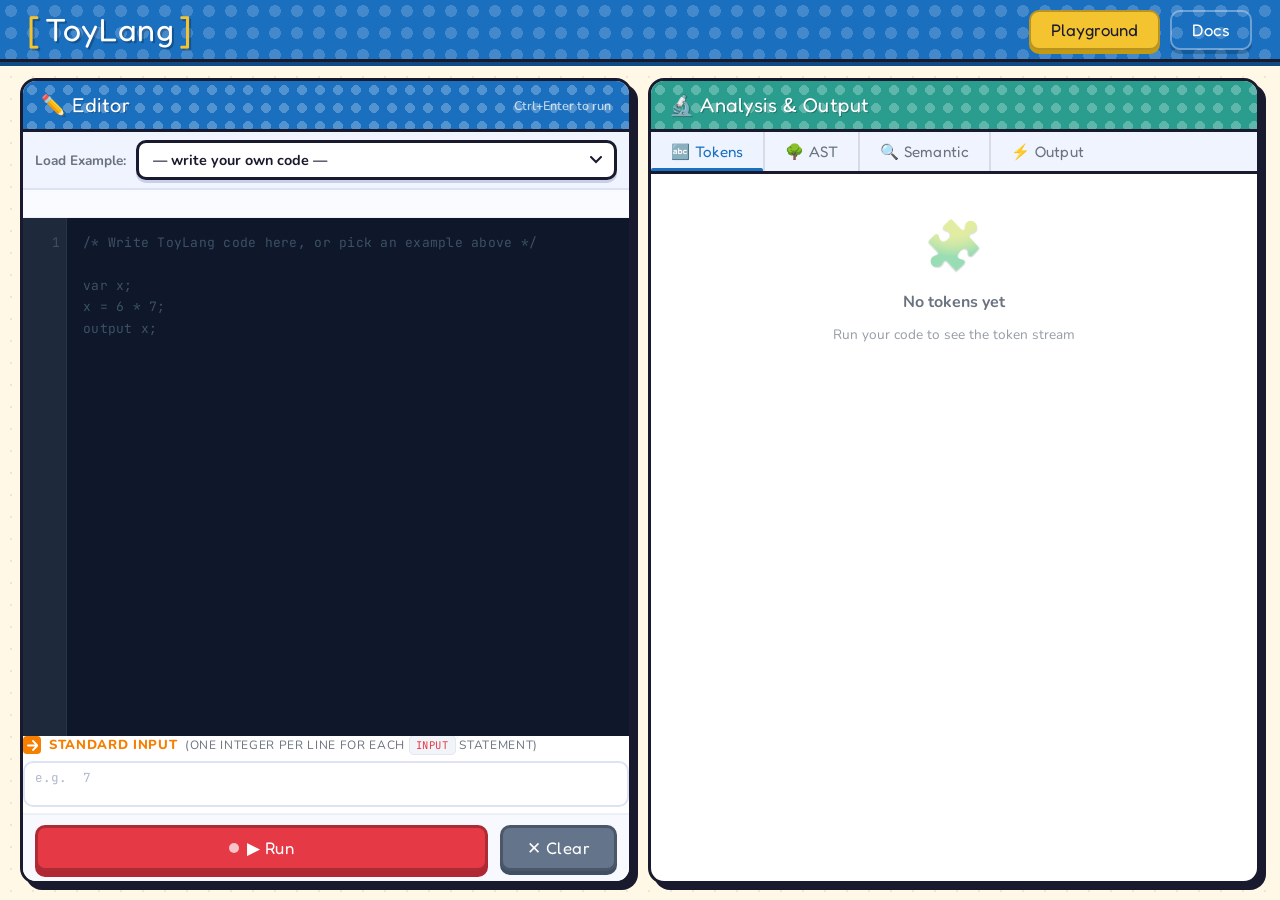
<file: website/index.html>
<!DOCTYPE html>
<html lang="en">
<head>
  <meta charset="UTF-8">
  <meta name="viewport" content="width=device-width, initial-scale=1.0">
  <title>ToyLang — Playground</title>
  <link rel="stylesheet" href="style.css">
</head>
<body class="page-playground">

<!-- ═══ HEADER ═══════════════════════════════════════════════════════════════ -->
<header class="site-header">
  <div class="header-inner">
    <div class="logo">
      <span class="logo-bracket">[</span>
      <span class="logo-text">ToyLang</span>
      <span class="logo-bracket">]</span>
    </div>
    <nav class="main-nav">
      <a href="index.html" class="nav-link active">Playground</a>
      <a href="docs.html"  class="nav-link">Docs</a>
    </nav>
  </div>
</header>

<!-- ═══ MAIN ══════════════════════════════════════════════════════════════════ -->
<main class="playground-main">

  <!-- ─── EDITOR PANEL ────────────────────────────────────────────────────── -->
  <div class="panel editor-panel">

    <div class="panel-header blue">
      <span class="panel-title">✏️ Editor</span>
      <span style="font-size:0.78rem;color:rgba(255,255,255,0.7);font-weight:600">
        Ctrl+Enter to run
      </span>
    </div>

    <!-- Examples bar -->
    <div class="editor-top-bar">
      <label for="examples-dropdown">Load Example:</label>
      <select id="examples-dropdown" class="toy-select">
        <option value="">— write your own code —</option>
      </select>
    </div>

    <!-- Example description -->
    <div id="example-desc" style="padding:6px 14px;min-height:28px;font-size:0.83rem;display:flex;align-items:center;gap:8px;background:#FAFBFF;border-bottom:1px solid #EEF0FA;"></div>

    <!-- Code editor -->
    <div class="editor-body">
      <div class="line-numbers" id="line-numbers">1</div>
      <div class="editor-highlight-wrapper">
        <pre class="highlight-layer" id="highlight-layer" aria-hidden="true"></pre>
        <textarea
          id="code-editor"
          class="code-editor"
          spellcheck="false"
          autocomplete="off"
          autocorrect="off"
          autocapitalize="off"
          placeholder="/* Write ToyLang code here, or pick an example above */&#10;&#10;var x;&#10;x = 6 * 7;&#10;output x;"
        ></textarea>
      </div>
    </div>

    <!-- Stdin -->
    <div class="stdin-section">
      <div class="stdin-label">
        <div class="stdin-icon">
          <svg width="11" height="11" viewBox="0 0 11 11" fill="none">
            <path d="M1 5.5h9M6 1l4.5 4.5L6 10" stroke="white" stroke-width="1.8" stroke-linecap="round" stroke-linejoin="round"/>
          </svg>
        </div>
        Standard Input
        <span style="font-weight:400;color:var(--muted);font-size:0.75rem">(one integer per line for each <code>input</code> statement)</span>
      </div>
      <textarea
        id="stdin-input"
        class="stdin-textarea"
        spellcheck="false"
        placeholder="e.g.  7"
      ></textarea>
    </div>

    <!-- Actions -->
    <div class="editor-actions">
      <button id="run-btn" class="toy-btn btn-run">
        <div class="status-dot" id="run-dot"></div>
        ▶ Run
      </button>
      <button id="clear-btn" class="toy-btn btn-clear">
        ✕ Clear
      </button>
    </div>

  </div><!-- /editor-panel -->

  <!-- ─── OUTPUT PANEL ─────────────────────────────────────────────────────── -->
  <div class="panel output-panel">

    <div class="panel-header green">
      <span class="panel-title">🔬 Analysis &amp; Output</span>
    </div>

    <!-- Tab bar -->
    <div class="output-tabs">
      <button class="output-tab active" data-tab="tokens">
        🔤 Tokens
        <span class="tab-count" id="token-count" style="display:none"></span>
      </button>
      <button class="output-tab" data-tab="ast">
        🌳 AST
        <span class="tab-count" id="ast-count" style="display:none"></span>
      </button>
      <button class="output-tab" data-tab="semantic">
        🔍 Semantic
      </button>
      <button class="output-tab" data-tab="output">
        ⚡ Output
      </button>
    </div>

    <!-- Tab content panes -->
    <div class="output-content active" id="tab-tokens"></div>
    <div class="output-content"        id="tab-ast"></div>
    <div class="output-content"        id="tab-semantic"></div>
    <div class="output-content"        id="tab-output"></div>

  </div><!-- /output-panel -->

</main>


<script src="toylang.js"></script>
<script src="app.js"></script>
</body>
</html>
</file>
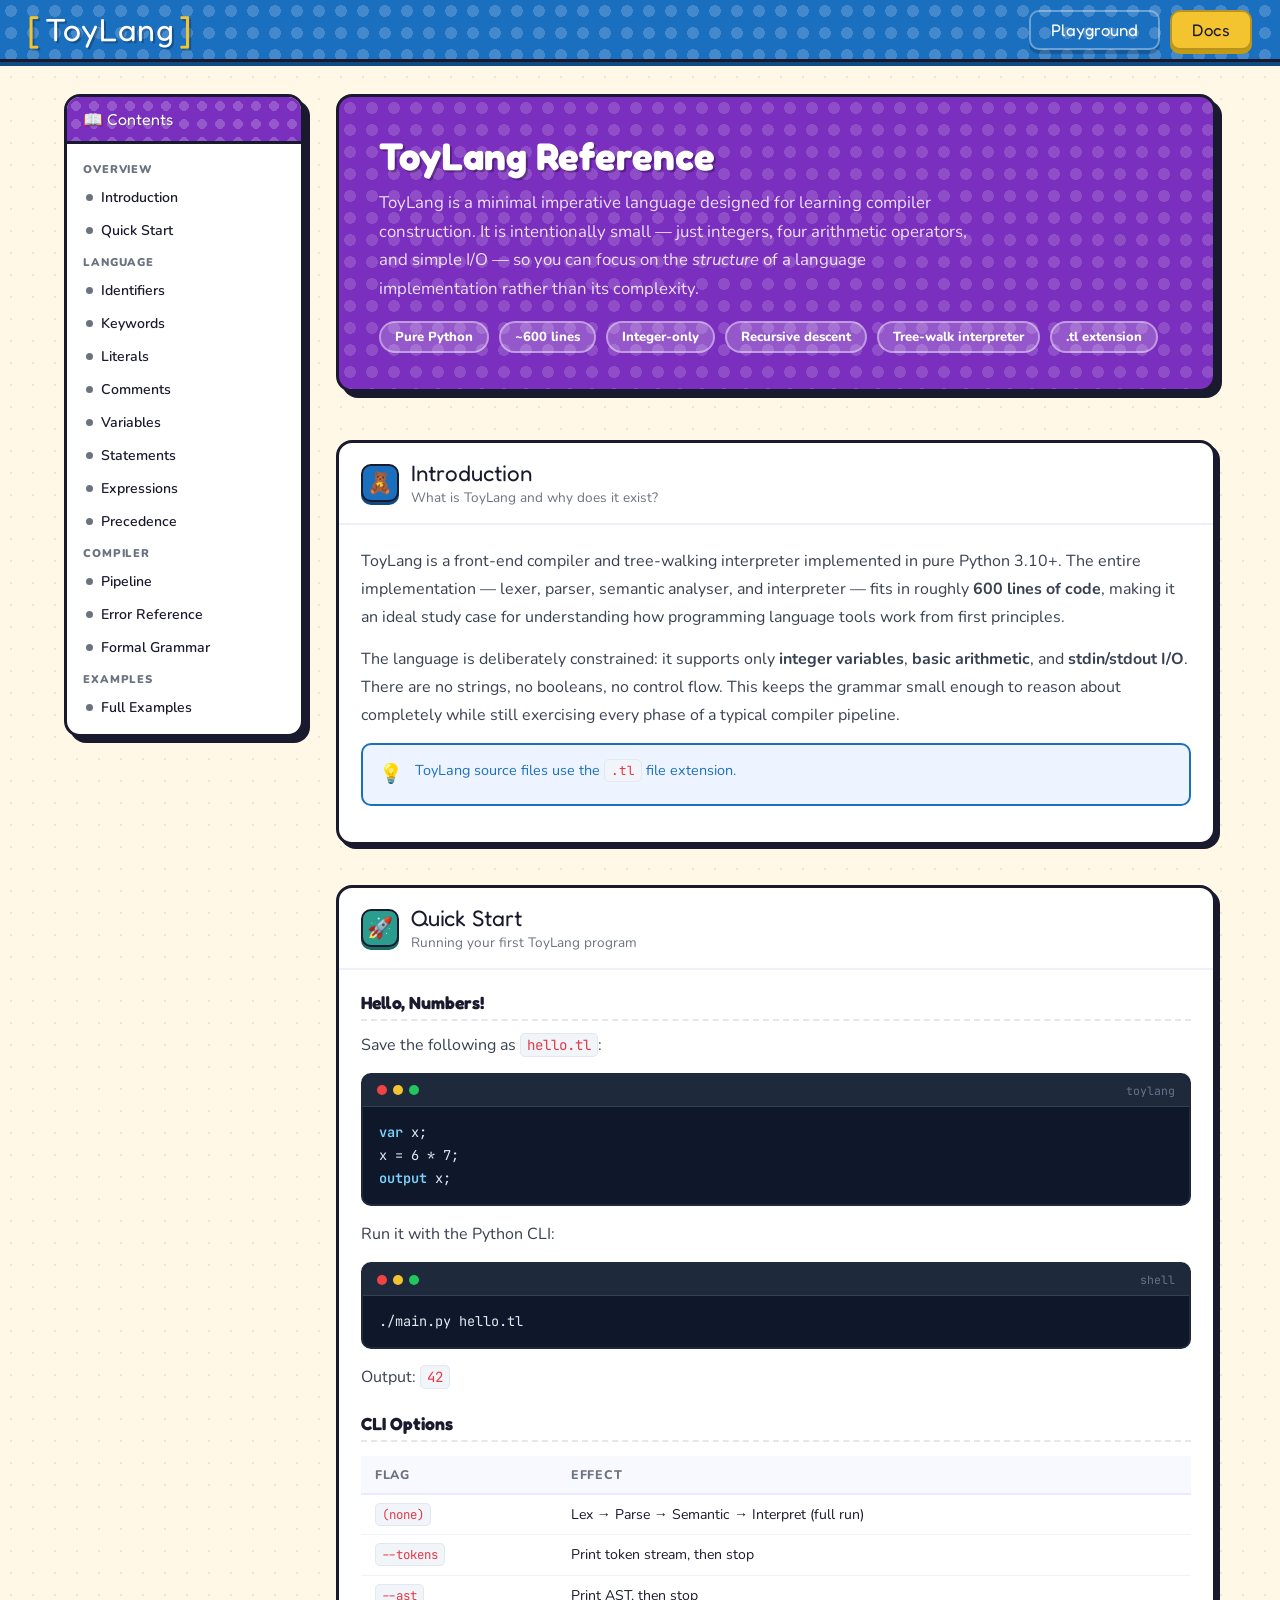
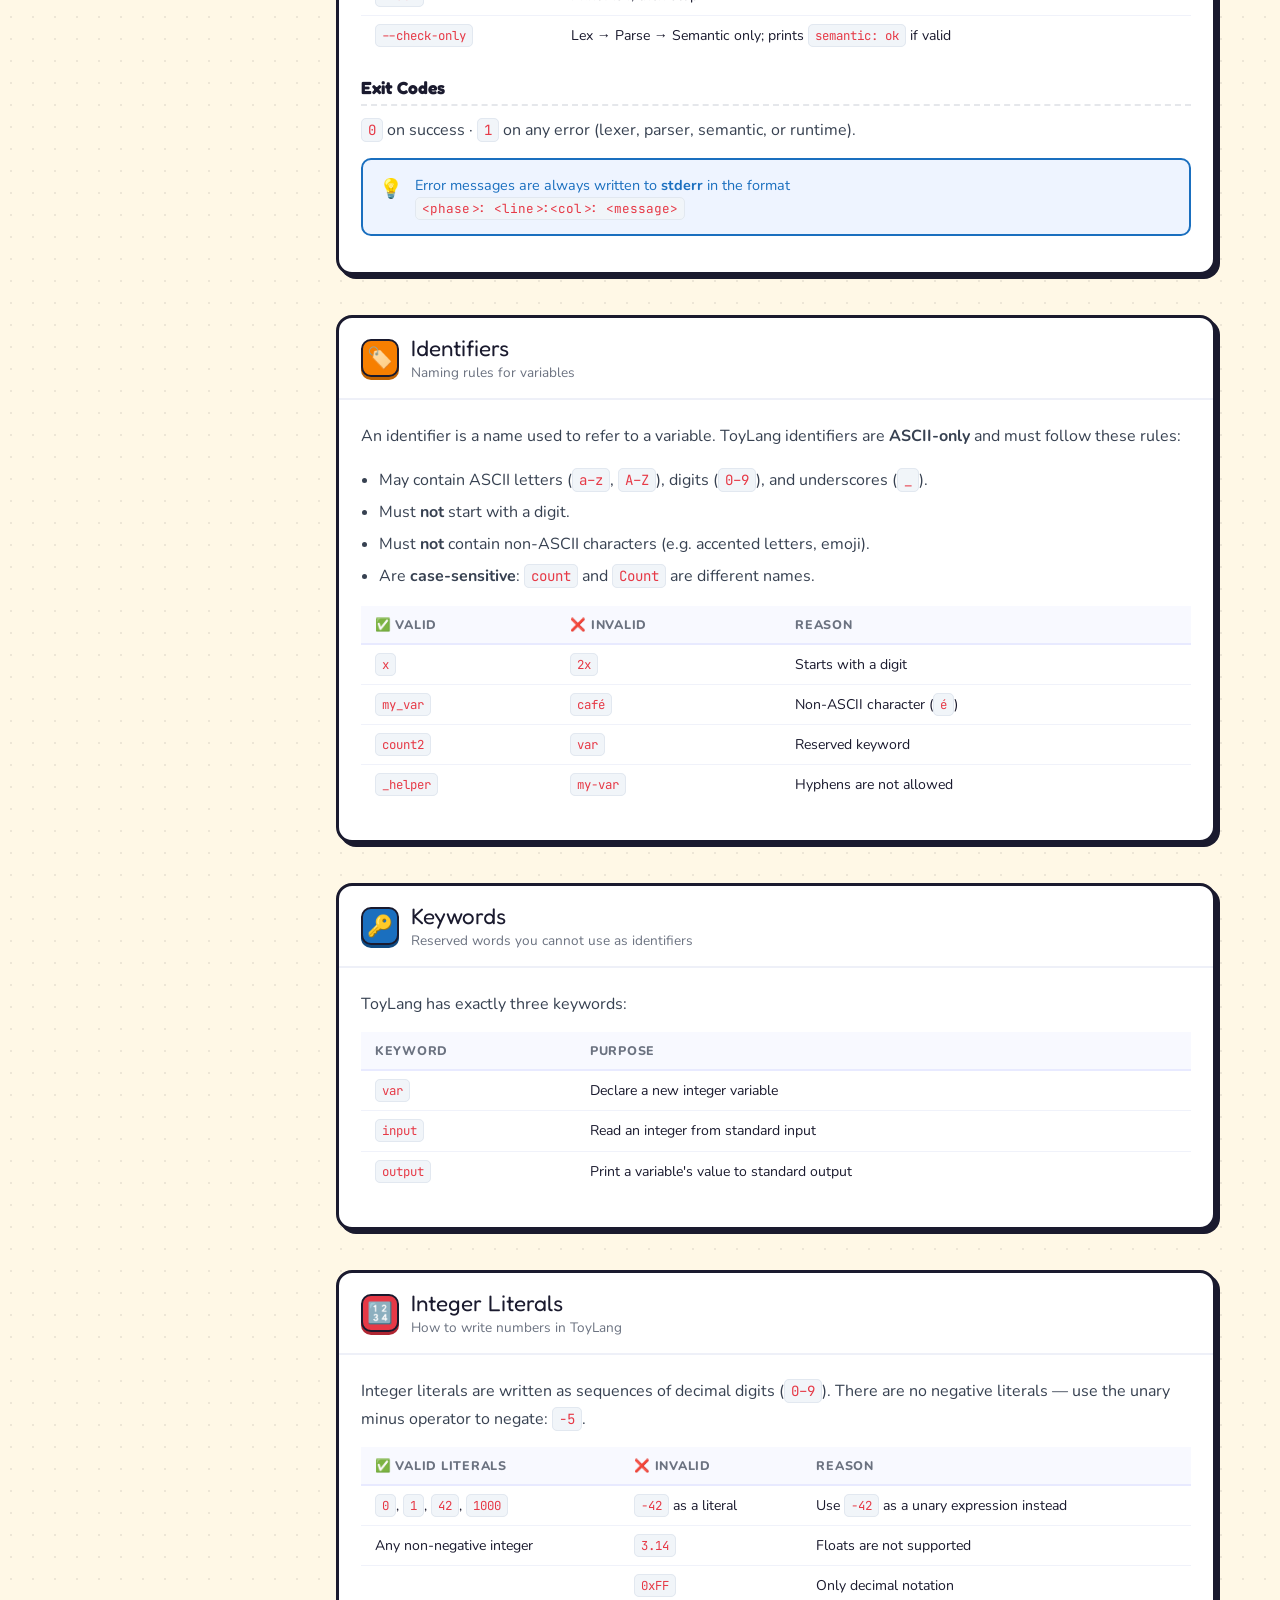
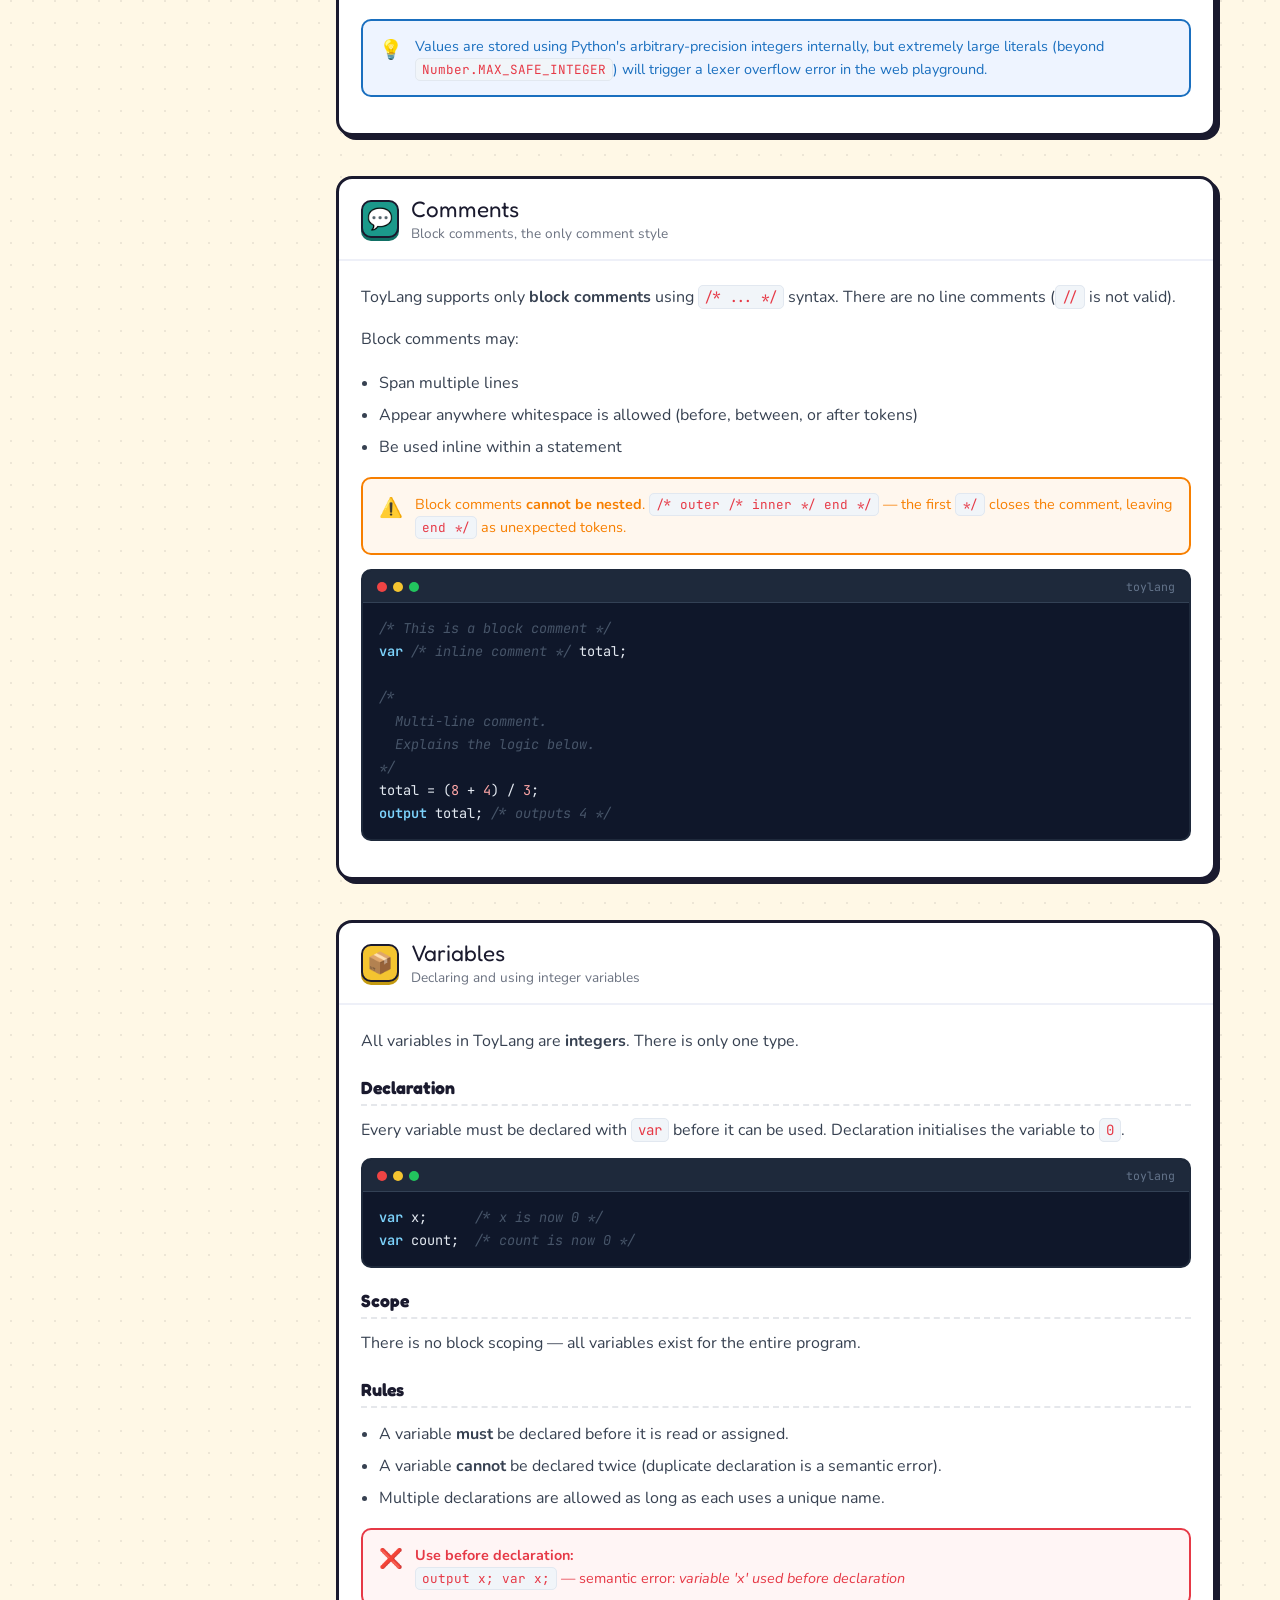
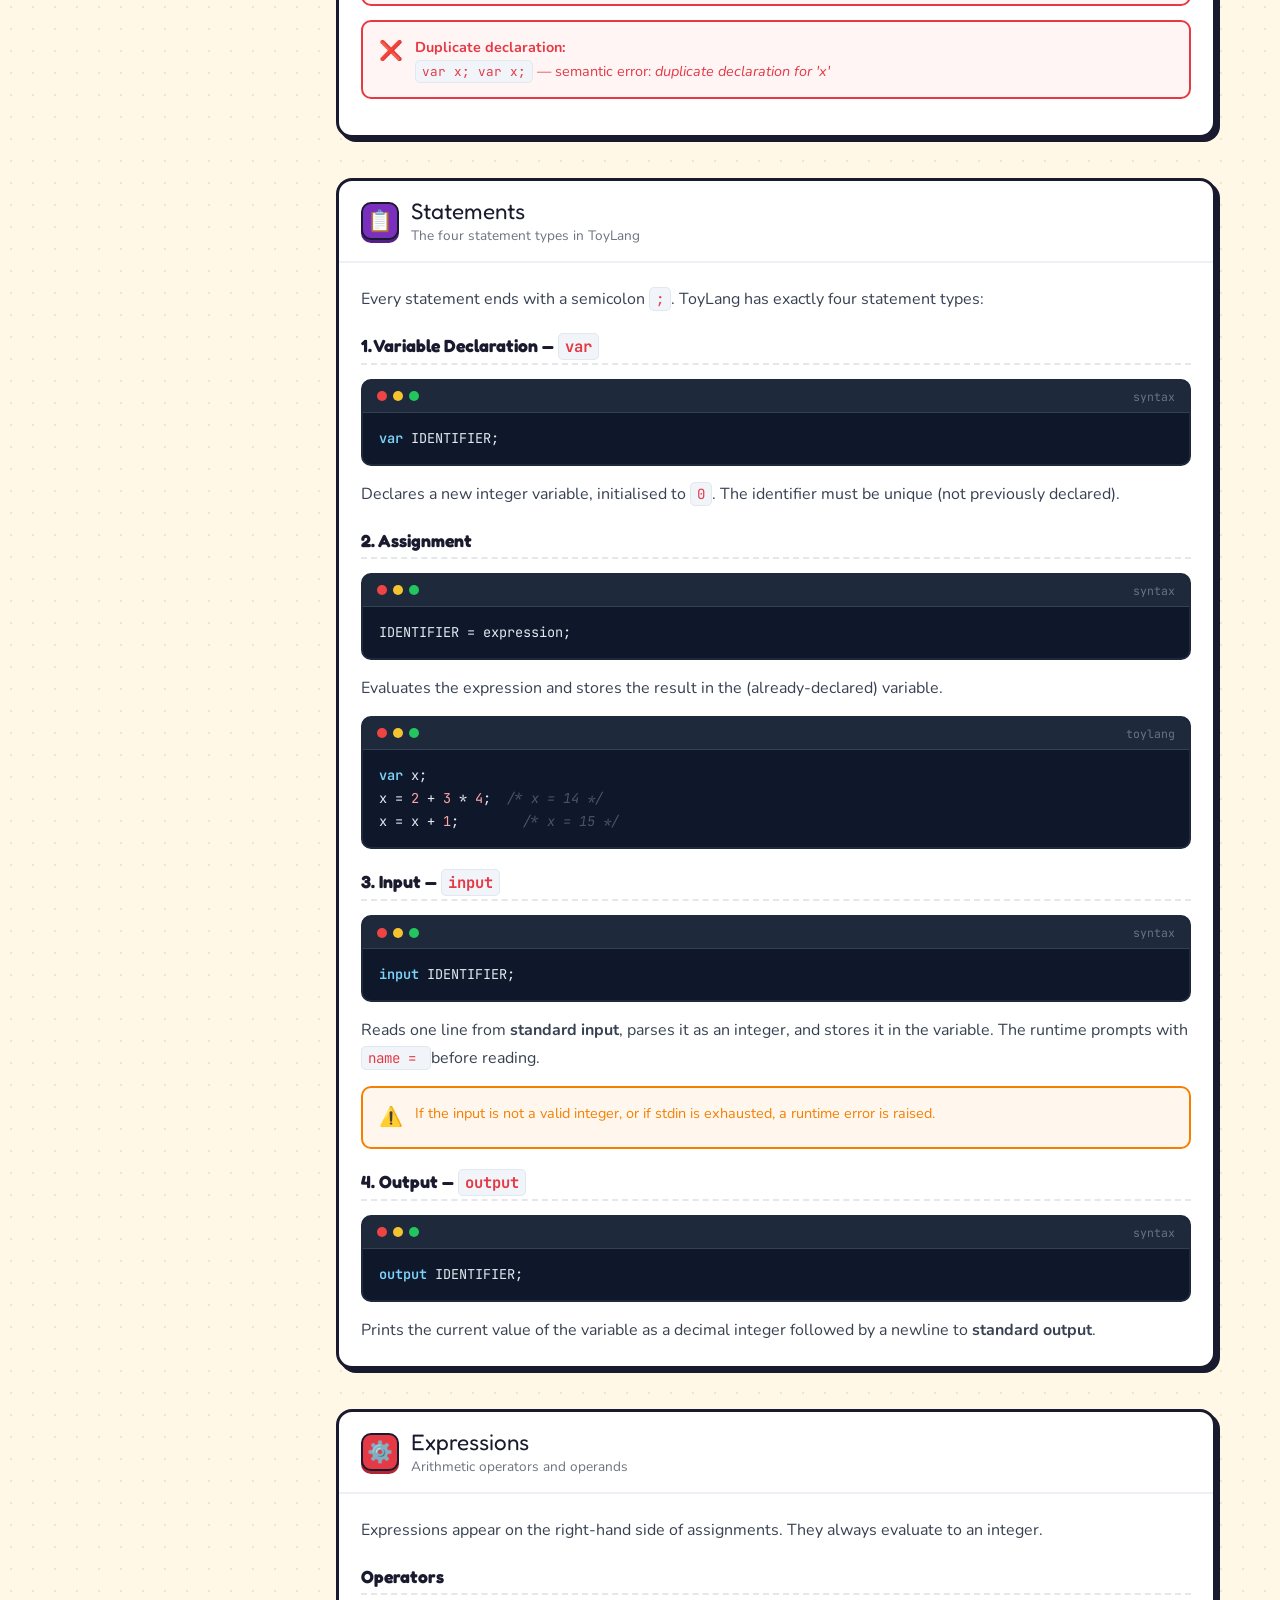
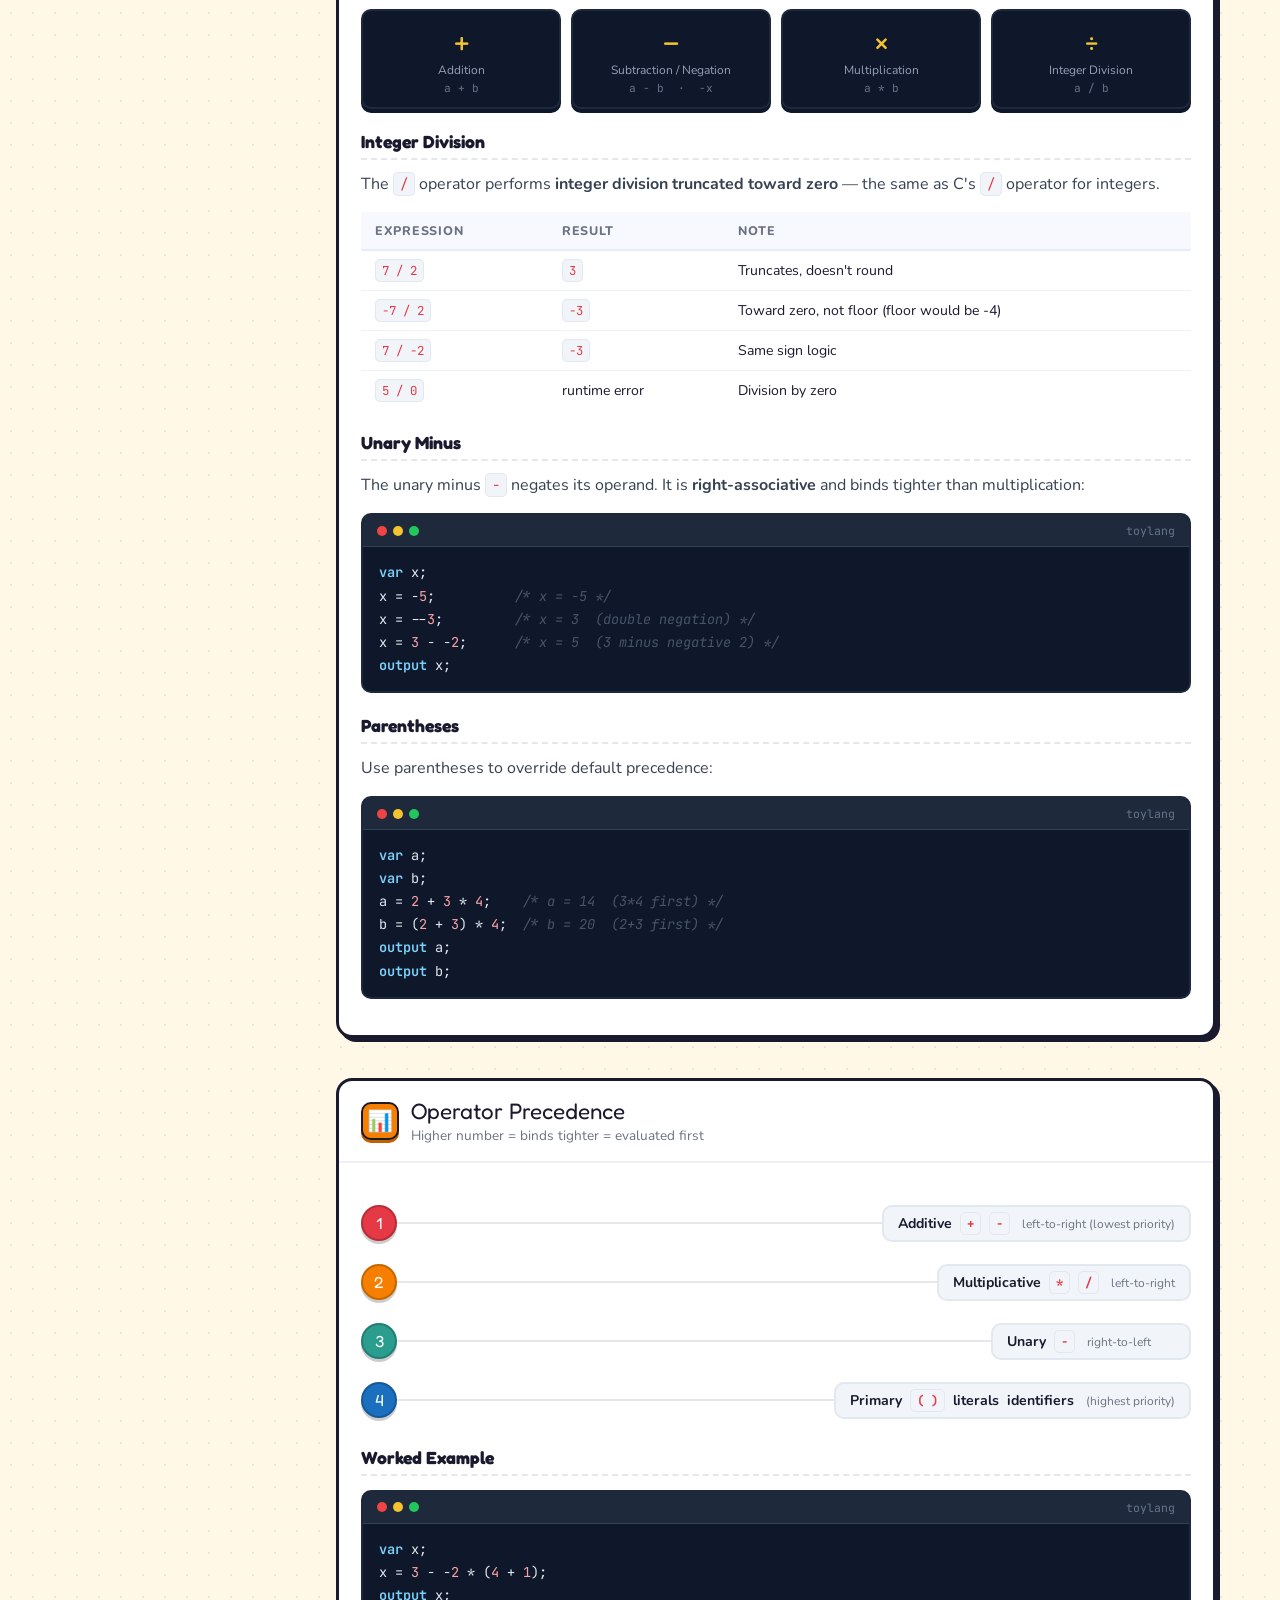
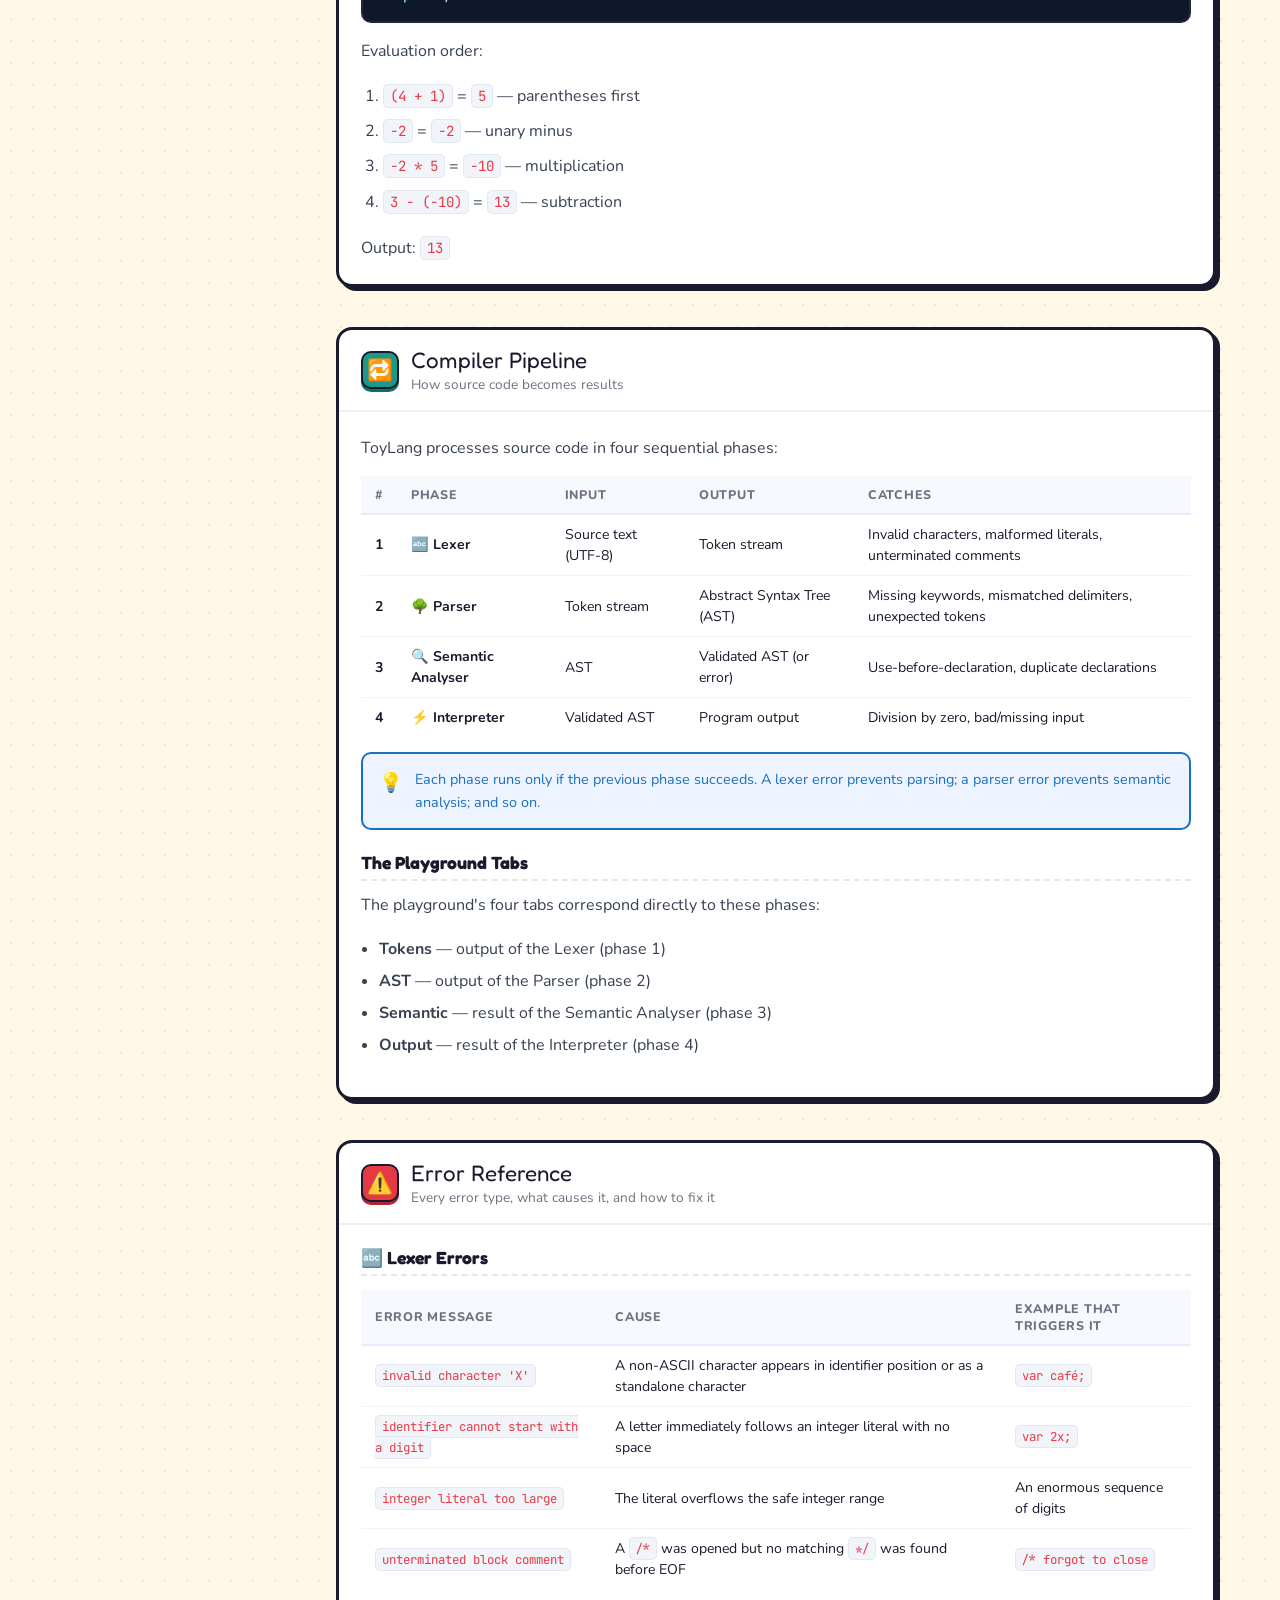
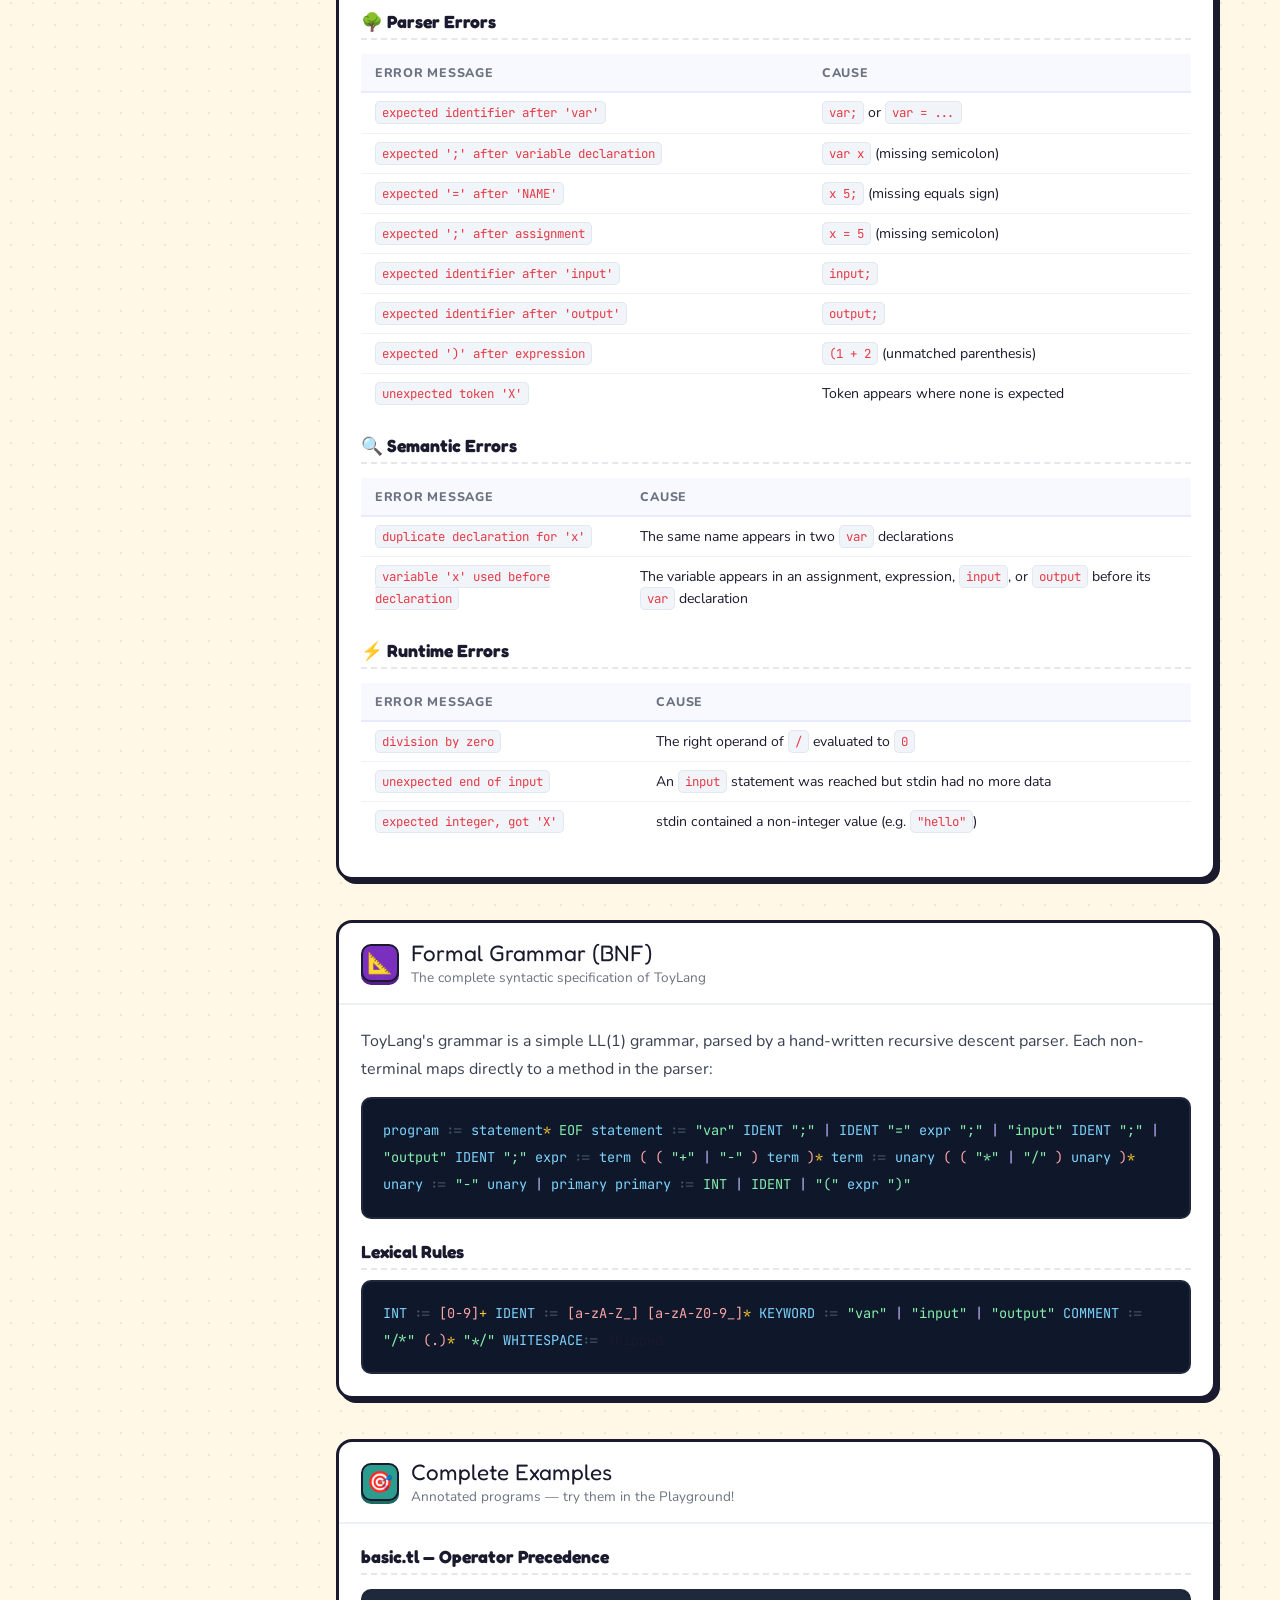
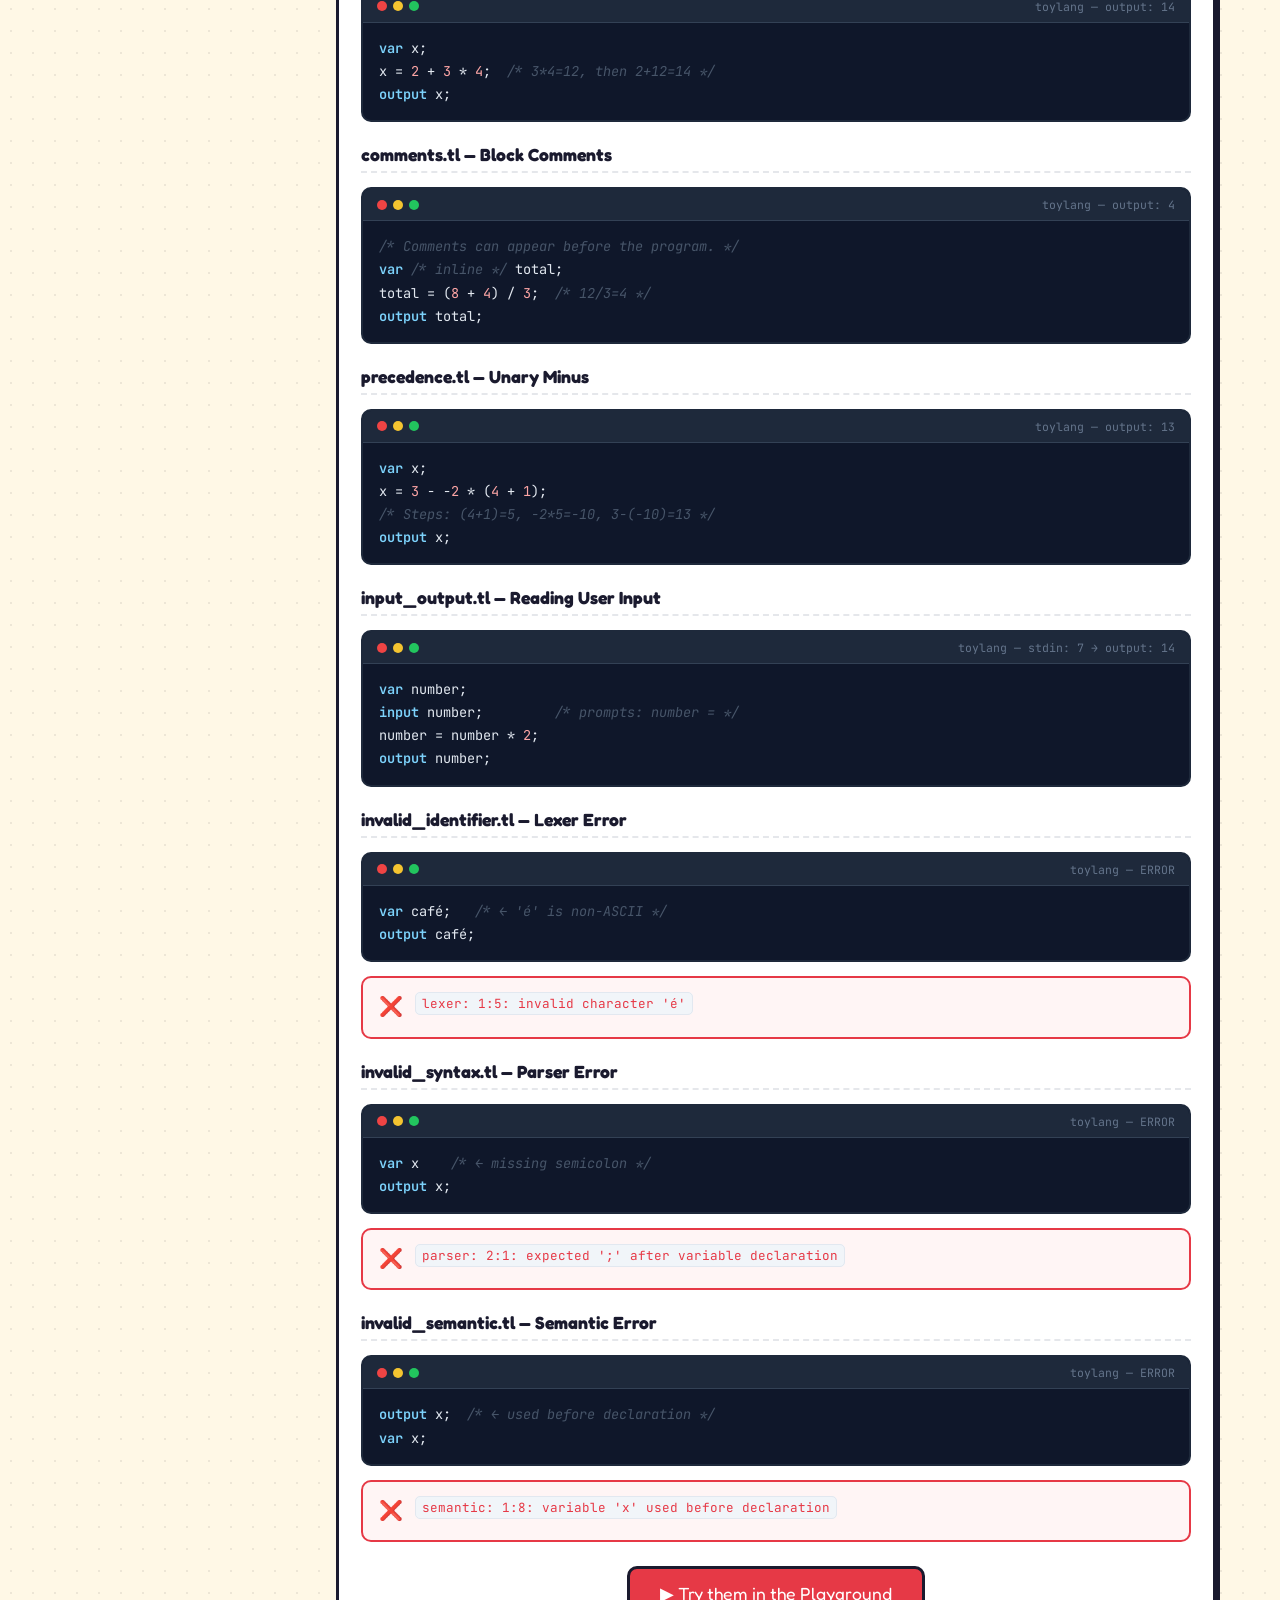
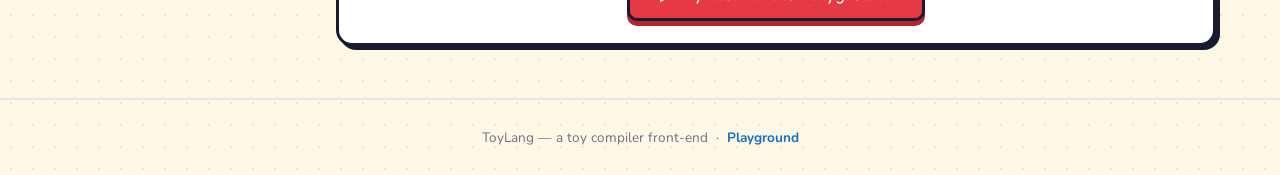
<file: website/docs.html>
<!DOCTYPE html>
<html lang="en">
<head>
  <meta charset="UTF-8">
  <meta name="viewport" content="width=device-width, initial-scale=1.0">
  <title>ToyLang — Documentation</title>
  <link rel="stylesheet" href="style.css">
</head>
<body>

<!-- ═══ HEADER ═══════════════════════════════════════════════════════════════ -->
<header class="site-header">
  <div class="header-inner">
    <div class="logo">
      <span class="logo-bracket">[</span>
      <span class="logo-text">ToyLang</span>
      <span class="logo-bracket">]</span>
    </div>
    <nav class="main-nav">
      <a href="index.html" class="nav-link">Playground</a>
      <a href="docs.html"  class="nav-link active">Docs</a>
    </nav>
  </div>
</header>

<!-- ═══ MAIN ══════════════════════════════════════════════════════════════════ -->
<div class="docs-body">

  <!-- ─── SIDEBAR ─────────────────────────────────────────────────────────── -->
  <aside class="docs-sidebar">
    <div class="sidebar-header">
      <div class="sidebar-title">📖 Contents</div>
    </div>
    <nav class="sidebar-nav">
      <div class="sidebar-section-label">Overview</div>
      <a href="#intro"      class="sidebar-link"><span class="sl-dot"></span>Introduction</a>
      <a href="#quickstart" class="sidebar-link"><span class="sl-dot"></span>Quick Start</a>

      <div class="sidebar-section-label">Language</div>
      <a href="#identifiers" class="sidebar-link"><span class="sl-dot"></span>Identifiers</a>
      <a href="#keywords"    class="sidebar-link"><span class="sl-dot"></span>Keywords</a>
      <a href="#literals"    class="sidebar-link"><span class="sl-dot"></span>Literals</a>
      <a href="#comments"    class="sidebar-link"><span class="sl-dot"></span>Comments</a>
      <a href="#variables"   class="sidebar-link"><span class="sl-dot"></span>Variables</a>
      <a href="#statements"  class="sidebar-link"><span class="sl-dot"></span>Statements</a>
      <a href="#expressions" class="sidebar-link"><span class="sl-dot"></span>Expressions</a>
      <a href="#precedence"  class="sidebar-link"><span class="sl-dot"></span>Precedence</a>

      <div class="sidebar-section-label">Compiler</div>
      <a href="#pipeline"   class="sidebar-link"><span class="sl-dot"></span>Pipeline</a>
      <a href="#errors"     class="sidebar-link"><span class="sl-dot"></span>Error Reference</a>
      <a href="#grammar"    class="sidebar-link"><span class="sl-dot"></span>Formal Grammar</a>

      <div class="sidebar-section-label">Examples</div>
      <a href="#examples"   class="sidebar-link"><span class="sl-dot"></span>Full Examples</a>
    </nav>
  </aside>

  <!-- ─── CONTENT ──────────────────────────────────────────────────────────── -->
  <main class="docs-content">

    <!-- Hero Banner -->
    <div class="docs-hero">
      <h1>ToyLang Reference</h1>
      <p>
        ToyLang is a minimal imperative language designed for learning compiler construction.
        It is intentionally small — just integers, four arithmetic operators, and simple I/O —
        so you can focus on the <em>structure</em> of a language implementation rather than its complexity.
      </p>
      <div class="hero-chips">
        <span class="hero-chip">Pure Python</span>
        <span class="hero-chip">~600 lines</span>
        <span class="hero-chip">Integer-only</span>
        <span class="hero-chip">Recursive descent</span>
        <span class="hero-chip">Tree-walk interpreter</span>
        <span class="hero-chip">.tl extension</span>
      </div>
    </div>

    <!-- ── INTRODUCTION ────────────────────────────────────────────────────── -->
    <section class="docs-section" id="intro">
      <div class="docs-section-header">
        <div class="section-icon icon-blue">🧸</div>
        <div>
          <div class="section-title">Introduction</div>
          <div class="section-sub">What is ToyLang and why does it exist?</div>
        </div>
      </div>
      <div class="docs-section-body">
        <p>
          ToyLang is a front-end compiler and tree-walking interpreter implemented in pure Python 3.10+.
          The entire implementation — lexer, parser, semantic analyser, and interpreter — fits in
          roughly <strong>600 lines of code</strong>, making it an ideal study case for understanding
          how programming language tools work from first principles.
        </p>
        <p>
          The language is deliberately constrained: it supports only <strong>integer variables</strong>,
          <strong>basic arithmetic</strong>, and <strong>stdin/stdout I/O</strong>. There are no strings,
          no booleans, no control flow. This keeps the grammar small enough to reason about completely
          while still exercising every phase of a typical compiler pipeline.
        </p>
        <div class="callout callout-info">
          <span class="callout-icon">💡</span>
          <div>ToyLang source files use the <code>.tl</code> file extension.</div>
        </div>
      </div>
    </section>

    <!-- ── QUICK START ─────────────────────────────────────────────────────── -->
    <section class="docs-section" id="quickstart">
      <div class="docs-section-header">
        <div class="section-icon icon-green">🚀</div>
        <div>
          <div class="section-title">Quick Start</div>
          <div class="section-sub">Running your first ToyLang program</div>
        </div>
      </div>
      <div class="docs-section-body">
        <h3>Hello, Numbers!</h3>
        <p>Save the following as <code>hello.tl</code>:</p>
        <div class="code-block">
          <div class="code-block-header">
            <div class="code-block-dot dot-red"></div>
            <div class="code-block-dot dot-yellow"></div>
            <div class="code-block-dot dot-green"></div>
            <span class="code-block-lang">toylang</span>
          </div>
          <pre><span class="hl-keyword">var</span> x;
x = 6 * 7;
<span class="hl-keyword">output</span> x;</pre>
        </div>
        <p>Run it with the Python CLI:</p>
        <div class="code-block">
          <div class="code-block-header">
            <div class="code-block-dot dot-red"></div>
            <div class="code-block-dot dot-yellow"></div>
            <div class="code-block-dot dot-green"></div>
            <span class="code-block-lang">shell</span>
          </div>
          <pre>./main.py hello.tl</pre>
        </div>
        <p>Output: <code>42</code></p>

        <h3>CLI Options</h3>
        <table class="docs-table">
          <thead><tr><th>Flag</th><th>Effect</th></tr></thead>
          <tbody>
            <tr><td><code>(none)</code></td><td>Lex → Parse → Semantic → Interpret (full run)</td></tr>
            <tr><td><code>--tokens</code></td><td>Print token stream, then stop</td></tr>
            <tr><td><code>--ast</code></td><td>Print AST, then stop</td></tr>
            <tr><td><code>--check-only</code></td><td>Lex → Parse → Semantic only; prints <code>semantic: ok</code> if valid</td></tr>
          </tbody>
        </table>

        <h3>Exit Codes</h3>
        <p><code>0</code> on success · <code>1</code> on any error (lexer, parser, semantic, or runtime).</p>
        <div class="callout callout-info">
          <span class="callout-icon">💡</span>
          <div>Error messages are always written to <strong>stderr</strong> in the format<br>
          <code>&lt;phase&gt;: &lt;line&gt;:&lt;col&gt;: &lt;message&gt;</code></div>
        </div>
      </div>
    </section>

    <!-- ── IDENTIFIERS ─────────────────────────────────────────────────────── -->
    <section class="docs-section" id="identifiers">
      <div class="docs-section-header">
        <div class="section-icon icon-orange">🏷️</div>
        <div>
          <div class="section-title">Identifiers</div>
          <div class="section-sub">Naming rules for variables</div>
        </div>
      </div>
      <div class="docs-section-body">
        <p>
          An identifier is a name used to refer to a variable. ToyLang identifiers are
          <strong>ASCII-only</strong> and must follow these rules:
        </p>
        <ul style="margin:10px 0 14px 18px;line-height:2;color:#374151;">
          <li>May contain ASCII letters (<code>a–z</code>, <code>A–Z</code>), digits (<code>0–9</code>), and underscores (<code>_</code>).</li>
          <li>Must <strong>not</strong> start with a digit.</li>
          <li>Must <strong>not</strong> contain non-ASCII characters (e.g. accented letters, emoji).</li>
          <li>Are <strong>case-sensitive</strong>: <code>count</code> and <code>Count</code> are different names.</li>
        </ul>

        <table class="docs-table">
          <thead><tr><th>✅ Valid</th><th>❌ Invalid</th><th>Reason</th></tr></thead>
          <tbody>
            <tr><td><code>x</code></td><td><code>2x</code></td><td>Starts with a digit</td></tr>
            <tr><td><code>my_var</code></td><td><code>café</code></td><td>Non-ASCII character (<code>é</code>)</td></tr>
            <tr><td><code>count2</code></td><td><code>var</code></td><td>Reserved keyword</td></tr>
            <tr><td><code>_helper</code></td><td><code>my-var</code></td><td>Hyphens are not allowed</td></tr>
          </tbody>
        </table>
      </div>
    </section>

    <!-- ── KEYWORDS ────────────────────────────────────────────────────────── -->
    <section class="docs-section" id="keywords">
      <div class="docs-section-header">
        <div class="section-icon icon-blue">🔑</div>
        <div>
          <div class="section-title">Keywords</div>
          <div class="section-sub">Reserved words you cannot use as identifiers</div>
        </div>
      </div>
      <div class="docs-section-body">
        <p>ToyLang has exactly three keywords:</p>
        <table class="docs-table">
          <thead><tr><th>Keyword</th><th>Purpose</th></tr></thead>
          <tbody>
            <tr><td><code>var</code></td><td>Declare a new integer variable</td></tr>
            <tr><td><code>input</code></td><td>Read an integer from standard input</td></tr>
            <tr><td><code>output</code></td><td>Print a variable's value to standard output</td></tr>
          </tbody>
        </table>
      </div>
    </section>

    <!-- ── LITERALS ────────────────────────────────────────────────────────── -->
    <section class="docs-section" id="literals">
      <div class="docs-section-header">
        <div class="section-icon icon-red">🔢</div>
        <div>
          <div class="section-title">Integer Literals</div>
          <div class="section-sub">How to write numbers in ToyLang</div>
        </div>
      </div>
      <div class="docs-section-body">
        <p>
          Integer literals are written as sequences of decimal digits (<code>0–9</code>).
          There are no negative literals — use the unary minus operator to negate: <code>-5</code>.
        </p>
        <table class="docs-table">
          <thead><tr><th>✅ Valid literals</th><th>❌ Invalid</th><th>Reason</th></tr></thead>
          <tbody>
            <tr><td><code>0</code>, <code>1</code>, <code>42</code>, <code>1000</code></td><td><code>-42</code> as a literal</td><td>Use <code>-42</code> as a unary expression instead</td></tr>
            <tr><td>Any non-negative integer</td><td><code>3.14</code></td><td>Floats are not supported</td></tr>
            <tr><td></td><td><code>0xFF</code></td><td>Only decimal notation</td></tr>
          </tbody>
        </table>
        <div class="callout callout-info">
          <span class="callout-icon">💡</span>
          <div>Values are stored using Python's arbitrary-precision integers internally, but
          extremely large literals (beyond <code>Number.MAX_SAFE_INTEGER</code>) will trigger a
          lexer overflow error in the web playground.</div>
        </div>
      </div>
    </section>

    <!-- ── COMMENTS ────────────────────────────────────────────────────────── -->
    <section class="docs-section" id="comments">
      <div class="docs-section-header">
        <div class="section-icon icon-teal">💬</div>
        <div>
          <div class="section-title">Comments</div>
          <div class="section-sub">Block comments, the only comment style</div>
        </div>
      </div>
      <div class="docs-section-body">
        <p>
          ToyLang supports only <strong>block comments</strong> using <code>/* ... */</code> syntax.
          There are no line comments (<code>//</code> is not valid).
        </p>
        <p>Block comments may:</p>
        <ul style="margin:10px 0 14px 18px;line-height:2;color:#374151;">
          <li>Span multiple lines</li>
          <li>Appear anywhere whitespace is allowed (before, between, or after tokens)</li>
          <li>Be used inline within a statement</li>
        </ul>
        <div class="callout callout-warn">
          <span class="callout-icon">⚠️</span>
          <div>Block comments <strong>cannot be nested</strong>. <code>/* outer /* inner */ end */</code> — the first
          <code>*/</code> closes the comment, leaving <code>end */</code> as unexpected tokens.</div>
        </div>
        <div class="code-block">
          <div class="code-block-header">
            <div class="code-block-dot dot-red"></div>
            <div class="code-block-dot dot-yellow"></div>
            <div class="code-block-dot dot-green"></div>
            <span class="code-block-lang">toylang</span>
          </div>
          <pre><span class="hl-comment">/* This is a block comment */</span>
<span class="hl-keyword">var</span> <span class="hl-comment">/* inline comment */</span> total;

<span class="hl-comment">/*
  Multi-line comment.
  Explains the logic below.
*/</span>
total = (<span class="hl-number">8</span> + <span class="hl-number">4</span>) / <span class="hl-number">3</span>;
<span class="hl-keyword">output</span> total; <span class="hl-comment">/* outputs 4 */</span></pre>
        </div>
      </div>
    </section>

    <!-- ── VARIABLES ───────────────────────────────────────────────────────── -->
    <section class="docs-section" id="variables">
      <div class="docs-section-header">
        <div class="section-icon icon-yellow">📦</div>
        <div>
          <div class="section-title">Variables</div>
          <div class="section-sub">Declaring and using integer variables</div>
        </div>
      </div>
      <div class="docs-section-body">
        <p>
          All variables in ToyLang are <strong>integers</strong>. There is only one type.
        </p>

        <h3>Declaration</h3>
        <p>
          Every variable must be declared with <code>var</code> before it can be used.
          Declaration initialises the variable to <code>0</code>.
        </p>
        <div class="code-block">
          <div class="code-block-header">
            <div class="code-block-dot dot-red"></div>
            <div class="code-block-dot dot-yellow"></div>
            <div class="code-block-dot dot-green"></div>
            <span class="code-block-lang">toylang</span>
          </div>
          <pre><span class="hl-keyword">var</span> x;      <span class="hl-comment">/* x is now 0 */</span>
<span class="hl-keyword">var</span> count;  <span class="hl-comment">/* count is now 0 */</span></pre>
        </div>

        <h3>Scope</h3>
        <p>There is no block scoping — all variables exist for the entire program.</p>

        <h3>Rules</h3>
        <ul style="margin:10px 0 14px 18px;line-height:2;color:#374151;">
          <li>A variable <strong>must</strong> be declared before it is read or assigned.</li>
          <li>A variable <strong>cannot</strong> be declared twice (duplicate declaration is a semantic error).</li>
          <li>Multiple declarations are allowed as long as each uses a unique name.</li>
        </ul>

        <div class="callout callout-error">
          <span class="callout-icon">❌</span>
          <div>
            <strong>Use before declaration:</strong><br>
            <code>output x; var x;</code> — semantic error: <em>variable 'x' used before declaration</em>
          </div>
        </div>
        <div class="callout callout-error">
          <span class="callout-icon">❌</span>
          <div>
            <strong>Duplicate declaration:</strong><br>
            <code>var x; var x;</code> — semantic error: <em>duplicate declaration for 'x'</em>
          </div>
        </div>
      </div>
    </section>

    <!-- ── STATEMENTS ──────────────────────────────────────────────────────── -->
    <section class="docs-section" id="statements">
      <div class="docs-section-header">
        <div class="section-icon icon-purple">📋</div>
        <div>
          <div class="section-title">Statements</div>
          <div class="section-sub">The four statement types in ToyLang</div>
        </div>
      </div>
      <div class="docs-section-body">
        <p>Every statement ends with a semicolon <code>;</code>. ToyLang has exactly four statement types:</p>

        <h3>1. Variable Declaration — <code>var</code></h3>
        <div class="code-block">
          <div class="code-block-header">
            <div class="code-block-dot dot-red"></div><div class="code-block-dot dot-yellow"></div><div class="code-block-dot dot-green"></div>
            <span class="code-block-lang">syntax</span>
          </div>
          <pre><span class="hl-keyword">var</span> IDENTIFIER;</pre>
        </div>
        <p>Declares a new integer variable, initialised to <code>0</code>. The identifier must be unique (not previously declared).</p>

        <h3>2. Assignment</h3>
        <div class="code-block">
          <div class="code-block-header">
            <div class="code-block-dot dot-red"></div><div class="code-block-dot dot-yellow"></div><div class="code-block-dot dot-green"></div>
            <span class="code-block-lang">syntax</span>
          </div>
          <pre>IDENTIFIER = expression;</pre>
        </div>
        <p>Evaluates the expression and stores the result in the (already-declared) variable.</p>
        <div class="code-block">
          <div class="code-block-header">
            <div class="code-block-dot dot-red"></div><div class="code-block-dot dot-yellow"></div><div class="code-block-dot dot-green"></div>
            <span class="code-block-lang">toylang</span>
          </div>
          <pre><span class="hl-keyword">var</span> x;
x = <span class="hl-number">2</span> + <span class="hl-number">3</span> * <span class="hl-number">4</span>;  <span class="hl-comment">/* x = 14 */</span>
x = x + <span class="hl-number">1</span>;        <span class="hl-comment">/* x = 15 */</span></pre>
        </div>

        <h3>3. Input — <code>input</code></h3>
        <div class="code-block">
          <div class="code-block-header">
            <div class="code-block-dot dot-red"></div><div class="code-block-dot dot-yellow"></div><div class="code-block-dot dot-green"></div>
            <span class="code-block-lang">syntax</span>
          </div>
          <pre><span class="hl-keyword">input</span> IDENTIFIER;</pre>
        </div>
        <p>
          Reads one line from <strong>standard input</strong>, parses it as an integer, and stores it
          in the variable. The runtime prompts with <code>name = </code> before reading.
        </p>
        <div class="callout callout-warn">
          <span class="callout-icon">⚠️</span>
          <div>If the input is not a valid integer, or if stdin is exhausted, a runtime error is raised.</div>
        </div>

        <h3>4. Output — <code>output</code></h3>
        <div class="code-block">
          <div class="code-block-header">
            <div class="code-block-dot dot-red"></div><div class="code-block-dot dot-yellow"></div><div class="code-block-dot dot-green"></div>
            <span class="code-block-lang">syntax</span>
          </div>
          <pre><span class="hl-keyword">output</span> IDENTIFIER;</pre>
        </div>
        <p>Prints the current value of the variable as a decimal integer followed by a newline to <strong>standard output</strong>.</p>
      </div>
    </section>

    <!-- ── EXPRESSIONS ─────────────────────────────────────────────────────── -->
    <section class="docs-section" id="expressions">
      <div class="docs-section-header">
        <div class="section-icon icon-red">⚙️</div>
        <div>
          <div class="section-title">Expressions</div>
          <div class="section-sub">Arithmetic operators and operands</div>
        </div>
      </div>
      <div class="docs-section-body">
        <p>Expressions appear on the right-hand side of assignments. They always evaluate to an integer.</p>

        <h3>Operators</h3>
        <div class="op-grid">
          <div class="op-card">
            <span class="op-sym">+</span>
            <div class="op-name">Addition</div>
            <div class="op-example">a + b</div>
          </div>
          <div class="op-card">
            <span class="op-sym">−</span>
            <div class="op-name">Subtraction / Negation</div>
            <div class="op-example">a - b &nbsp;·&nbsp; -x</div>
          </div>
          <div class="op-card">
            <span class="op-sym">×</span>
            <div class="op-name">Multiplication</div>
            <div class="op-example">a * b</div>
          </div>
          <div class="op-card">
            <span class="op-sym">÷</span>
            <div class="op-name">Integer Division</div>
            <div class="op-example">a / b</div>
          </div>
        </div>

        <h3>Integer Division</h3>
        <p>
          The <code>/</code> operator performs <strong>integer division truncated toward zero</strong> —
          the same as C's <code>/</code> operator for integers.
        </p>
        <table class="docs-table">
          <thead><tr><th>Expression</th><th>Result</th><th>Note</th></tr></thead>
          <tbody>
            <tr><td><code>7 / 2</code></td><td><code>3</code></td><td>Truncates, doesn't round</td></tr>
            <tr><td><code>-7 / 2</code></td><td><code>-3</code></td><td>Toward zero, not floor (floor would be -4)</td></tr>
            <tr><td><code>7 / -2</code></td><td><code>-3</code></td><td>Same sign logic</td></tr>
            <tr><td><code>5 / 0</code></td><td>runtime error</td><td>Division by zero</td></tr>
          </tbody>
        </table>

        <h3>Unary Minus</h3>
        <p>
          The unary minus <code>-</code> negates its operand. It is <strong>right-associative</strong>
          and binds tighter than multiplication:
        </p>
        <div class="code-block">
          <div class="code-block-header">
            <div class="code-block-dot dot-red"></div><div class="code-block-dot dot-yellow"></div><div class="code-block-dot dot-green"></div>
            <span class="code-block-lang">toylang</span>
          </div>
          <pre><span class="hl-keyword">var</span> x;
x = -<span class="hl-number">5</span>;          <span class="hl-comment">/* x = -5 */</span>
x = --<span class="hl-number">3</span>;         <span class="hl-comment">/* x = 3  (double negation) */</span>
x = <span class="hl-number">3</span> - -<span class="hl-number">2</span>;      <span class="hl-comment">/* x = 5  (3 minus negative 2) */</span>
<span class="hl-keyword">output</span> x;</pre>
        </div>

        <h3>Parentheses</h3>
        <p>
          Use parentheses to override default precedence:
        </p>
        <div class="code-block">
          <div class="code-block-header">
            <div class="code-block-dot dot-red"></div><div class="code-block-dot dot-yellow"></div><div class="code-block-dot dot-green"></div>
            <span class="code-block-lang">toylang</span>
          </div>
          <pre><span class="hl-keyword">var</span> a;
<span class="hl-keyword">var</span> b;
a = <span class="hl-number">2</span> + <span class="hl-number">3</span> * <span class="hl-number">4</span>;    <span class="hl-comment">/* a = 14  (3*4 first) */</span>
b = (<span class="hl-number">2</span> + <span class="hl-number">3</span>) * <span class="hl-number">4</span>;  <span class="hl-comment">/* b = 20  (2+3 first) */</span>
<span class="hl-keyword">output</span> a;
<span class="hl-keyword">output</span> b;</pre>
        </div>
      </div>
    </section>

    <!-- ── PRECEDENCE ──────────────────────────────────────────────────────── -->
    <section class="docs-section" id="precedence">
      <div class="docs-section-header">
        <div class="section-icon icon-orange">📊</div>
        <div>
          <div class="section-title">Operator Precedence</div>
          <div class="section-sub">Higher number = binds tighter = evaluated first</div>
        </div>
      </div>
      <div class="docs-section-body">
        <div style="display:flex;flex-direction:column;gap:10px;margin:14px 0;">
          <div class="prec-row">
            <div class="prec-num" style="background:var(--red);">1</div>
            <div class="prec-line"></div>
            <div class="prec-desc">
              Additive &nbsp;<code>+</code> &nbsp;<code>-</code>
              <span class="prec-assoc">left-to-right (lowest priority)</span>
            </div>
          </div>
          <div class="prec-row">
            <div class="prec-num" style="background:var(--orange);">2</div>
            <div class="prec-line"></div>
            <div class="prec-desc">
              Multiplicative &nbsp;<code>*</code> &nbsp;<code>/</code>
              <span class="prec-assoc">left-to-right</span>
            </div>
          </div>
          <div class="prec-row">
            <div class="prec-num" style="background:var(--green);">3</div>
            <div class="prec-line"></div>
            <div class="prec-desc">
              Unary &nbsp;<code>-</code>
              <span class="prec-assoc">right-to-left</span>
            </div>
          </div>
          <div class="prec-row">
            <div class="prec-num" style="background:var(--blue);">4</div>
            <div class="prec-line"></div>
            <div class="prec-desc">
              Primary &nbsp;<code>( )</code> &nbsp;literals &nbsp;identifiers
              <span class="prec-assoc">(highest priority)</span>
            </div>
          </div>
        </div>

        <h3>Worked Example</h3>
        <div class="code-block">
          <div class="code-block-header">
            <div class="code-block-dot dot-red"></div><div class="code-block-dot dot-yellow"></div><div class="code-block-dot dot-green"></div>
            <span class="code-block-lang">toylang</span>
          </div>
          <pre><span class="hl-keyword">var</span> x;
x = <span class="hl-number">3</span> - -<span class="hl-number">2</span> * (<span class="hl-number">4</span> + <span class="hl-number">1</span>);
<span class="hl-keyword">output</span> x;</pre>
        </div>
        <p>Evaluation order:</p>
        <ol style="margin:10px 0 14px 22px;line-height:2.2;color:#374151;">
          <li><code>(4 + 1)</code> = <code>5</code> — parentheses first</li>
          <li><code>-2</code> = <code>-2</code> — unary minus</li>
          <li><code>-2 * 5</code> = <code>-10</code> — multiplication</li>
          <li><code>3 - (-10)</code> = <code>13</code> — subtraction</li>
        </ol>
        <p>Output: <code>13</code></p>
      </div>
    </section>

    <!-- ── PIPELINE ────────────────────────────────────────────────────────── -->
    <section class="docs-section" id="pipeline">
      <div class="docs-section-header">
        <div class="section-icon icon-teal">🔁</div>
        <div>
          <div class="section-title">Compiler Pipeline</div>
          <div class="section-sub">How source code becomes results</div>
        </div>
      </div>
      <div class="docs-section-body">
        <p>ToyLang processes source code in four sequential phases:</p>

        <table class="docs-table">
          <thead><tr><th>#</th><th>Phase</th><th>Input</th><th>Output</th><th>Catches</th></tr></thead>
          <tbody>
            <tr>
              <td><strong>1</strong></td>
              <td>🔤 <strong>Lexer</strong></td>
              <td>Source text (UTF-8)</td>
              <td>Token stream</td>
              <td>Invalid characters, malformed literals, unterminated comments</td>
            </tr>
            <tr>
              <td><strong>2</strong></td>
              <td>🌳 <strong>Parser</strong></td>
              <td>Token stream</td>
              <td>Abstract Syntax Tree (AST)</td>
              <td>Missing keywords, mismatched delimiters, unexpected tokens</td>
            </tr>
            <tr>
              <td><strong>3</strong></td>
              <td>🔍 <strong>Semantic Analyser</strong></td>
              <td>AST</td>
              <td>Validated AST (or error)</td>
              <td>Use-before-declaration, duplicate declarations</td>
            </tr>
            <tr>
              <td><strong>4</strong></td>
              <td>⚡ <strong>Interpreter</strong></td>
              <td>Validated AST</td>
              <td>Program output</td>
              <td>Division by zero, bad/missing input</td>
            </tr>
          </tbody>
        </table>

        <div class="callout callout-info">
          <span class="callout-icon">💡</span>
          <div>Each phase runs only if the previous phase succeeds. A lexer error prevents parsing;
          a parser error prevents semantic analysis; and so on.</div>
        </div>

        <h3>The Playground Tabs</h3>
        <p>The playground's four tabs correspond directly to these phases:</p>
        <ul style="margin:10px 0 14px 18px;line-height:2;color:#374151;">
          <li><strong>Tokens</strong> — output of the Lexer (phase 1)</li>
          <li><strong>AST</strong> — output of the Parser (phase 2)</li>
          <li><strong>Semantic</strong> — result of the Semantic Analyser (phase 3)</li>
          <li><strong>Output</strong> — result of the Interpreter (phase 4)</li>
        </ul>
      </div>
    </section>

    <!-- ── ERROR REFERENCE ─────────────────────────────────────────────────── -->
    <section class="docs-section" id="errors">
      <div class="docs-section-header">
        <div class="section-icon icon-red">⚠️</div>
        <div>
          <div class="section-title">Error Reference</div>
          <div class="section-sub">Every error type, what causes it, and how to fix it</div>
        </div>
      </div>
      <div class="docs-section-body">

        <h3>🔤 Lexer Errors</h3>
        <table class="docs-table">
          <thead><tr><th>Error message</th><th>Cause</th><th>Example that triggers it</th></tr></thead>
          <tbody>
            <tr>
              <td><code>invalid character 'X'</code></td>
              <td>A non-ASCII character appears in identifier position or as a standalone character</td>
              <td><code>var café;</code></td>
            </tr>
            <tr>
              <td><code>identifier cannot start with a digit</code></td>
              <td>A letter immediately follows an integer literal with no space</td>
              <td><code>var 2x;</code></td>
            </tr>
            <tr>
              <td><code>integer literal too large</code></td>
              <td>The literal overflows the safe integer range</td>
              <td>An enormous sequence of digits</td>
            </tr>
            <tr>
              <td><code>unterminated block comment</code></td>
              <td>A <code>/*</code> was opened but no matching <code>*/</code> was found before EOF</td>
              <td><code>/* forgot to close</code></td>
            </tr>
          </tbody>
        </table>

        <h3>🌳 Parser Errors</h3>
        <table class="docs-table">
          <thead><tr><th>Error message</th><th>Cause</th></tr></thead>
          <tbody>
            <tr><td><code>expected identifier after 'var'</code></td><td><code>var;</code> or <code>var = ...</code></td></tr>
            <tr><td><code>expected ';' after variable declaration</code></td><td><code>var x</code> (missing semicolon)</td></tr>
            <tr><td><code>expected '=' after 'NAME'</code></td><td><code>x 5;</code> (missing equals sign)</td></tr>
            <tr><td><code>expected ';' after assignment</code></td><td><code>x = 5</code> (missing semicolon)</td></tr>
            <tr><td><code>expected identifier after 'input'</code></td><td><code>input;</code></td></tr>
            <tr><td><code>expected identifier after 'output'</code></td><td><code>output;</code></td></tr>
            <tr><td><code>expected ')' after expression</code></td><td><code>(1 + 2</code> (unmatched parenthesis)</td></tr>
            <tr><td><code>unexpected token 'X'</code></td><td>Token appears where none is expected</td></tr>
          </tbody>
        </table>

        <h3>🔍 Semantic Errors</h3>
        <table class="docs-table">
          <thead><tr><th>Error message</th><th>Cause</th></tr></thead>
          <tbody>
            <tr>
              <td><code>duplicate declaration for 'x'</code></td>
              <td>The same name appears in two <code>var</code> declarations</td>
            </tr>
            <tr>
              <td><code>variable 'x' used before declaration</code></td>
              <td>The variable appears in an assignment, expression, <code>input</code>, or <code>output</code> before its <code>var</code> declaration</td>
            </tr>
          </tbody>
        </table>

        <h3>⚡ Runtime Errors</h3>
        <table class="docs-table">
          <thead><tr><th>Error message</th><th>Cause</th></tr></thead>
          <tbody>
            <tr>
              <td><code>division by zero</code></td>
              <td>The right operand of <code>/</code> evaluated to <code>0</code></td>
            </tr>
            <tr>
              <td><code>unexpected end of input</code></td>
              <td>An <code>input</code> statement was reached but stdin had no more data</td>
            </tr>
            <tr>
              <td><code>expected integer, got 'X'</code></td>
              <td>stdin contained a non-integer value (e.g. <code>"hello"</code>)</td>
            </tr>
          </tbody>
        </table>
      </div>
    </section>

    <!-- ── FORMAL GRAMMAR ──────────────────────────────────────────────────── -->
    <section class="docs-section" id="grammar">
      <div class="docs-section-header">
        <div class="section-icon icon-purple">📐</div>
        <div>
          <div class="section-title">Formal Grammar (BNF)</div>
          <div class="section-sub">The complete syntactic specification of ToyLang</div>
        </div>
      </div>
      <div class="docs-section-body">
        <p>
          ToyLang's grammar is a simple LL(1) grammar, parsed by a hand-written recursive descent parser.
          Each non-terminal maps directly to a method in the parser:
        </p>
        <div class="grammar-block">
<span class="gr-rule">program</span>   <span class="gr-assign">:=</span> <span class="gr-rule">statement</span><span class="gr-star">*</span> <span class="gr-literal">EOF</span>

<span class="gr-rule">statement</span> <span class="gr-assign">:=</span> <span class="gr-literal">"var"</span>    <span class="gr-rule">IDENT</span> <span class="gr-literal">";"</span>
          <span class="gr-alt">|</span>  <span class="gr-rule">IDENT</span> <span class="gr-literal">"="</span> <span class="gr-rule">expr</span> <span class="gr-literal">";"</span>
          <span class="gr-alt">|</span>  <span class="gr-literal">"input"</span>  <span class="gr-rule">IDENT</span> <span class="gr-literal">";"</span>
          <span class="gr-alt">|</span>  <span class="gr-literal">"output"</span> <span class="gr-rule">IDENT</span> <span class="gr-literal">";"</span>

<span class="gr-rule">expr</span>      <span class="gr-assign">:=</span> <span class="gr-rule">term</span> <span class="gr-group">( ( <span class="gr-literal">"+"</span> <span class="gr-alt">|</span> <span class="gr-literal">"-"</span> ) <span class="gr-rule">term</span> )</span><span class="gr-star">*</span>

<span class="gr-rule">term</span>      <span class="gr-assign">:=</span> <span class="gr-rule">unary</span> <span class="gr-group">( ( <span class="gr-literal">"*"</span> <span class="gr-alt">|</span> <span class="gr-literal">"/"</span> ) <span class="gr-rule">unary</span> )</span><span class="gr-star">*</span>

<span class="gr-rule">unary</span>     <span class="gr-assign">:=</span> <span class="gr-literal">"-"</span> <span class="gr-rule">unary</span>  <span class="gr-alt">|</span>  <span class="gr-rule">primary</span>

<span class="gr-rule">primary</span>   <span class="gr-assign">:=</span> <span class="gr-literal">INT</span>
          <span class="gr-alt">|</span>  <span class="gr-literal">IDENT</span>
          <span class="gr-alt">|</span>  <span class="gr-literal">"("</span> <span class="gr-rule">expr</span> <span class="gr-literal">")"</span>
        </div>

        <h3>Lexical Rules</h3>
        <div class="grammar-block">
<span class="gr-rule">INT</span>       <span class="gr-assign">:=</span> <span class="gr-group">[0-9]</span><span class="gr-star">+</span>
<span class="gr-rule">IDENT</span>     <span class="gr-assign">:=</span> <span class="gr-group">[a-zA-Z_]</span> <span class="gr-group">[a-zA-Z0-9_]</span><span class="gr-star">*</span>
<span class="gr-rule">KEYWORD</span>   <span class="gr-assign">:=</span> <span class="gr-literal">"var"</span> <span class="gr-alt">|</span> <span class="gr-literal">"input"</span> <span class="gr-alt">|</span> <span class="gr-literal">"output"</span>
<span class="gr-rule">COMMENT</span>   <span class="gr-assign">:=</span> <span class="gr-literal">"/*"</span> <span class="gr-group">(.)</span><span class="gr-star">*</span> <span class="gr-literal">"*/"</span>
<span class="gr-rule">WHITESPACE</span><span class="gr-assign">:=</span> skipped
        </div>
      </div>
    </section>

    <!-- ── FULL EXAMPLES ───────────────────────────────────────────────────── -->
    <section class="docs-section" id="examples">
      <div class="docs-section-header">
        <div class="section-icon icon-green">🎯</div>
        <div>
          <div class="section-title">Complete Examples</div>
          <div class="section-sub">Annotated programs — try them in the Playground!</div>
        </div>
      </div>
      <div class="docs-section-body">

        <h3>basic.tl — Operator Precedence</h3>
        <div class="code-block">
          <div class="code-block-header">
            <div class="code-block-dot dot-red"></div><div class="code-block-dot dot-yellow"></div><div class="code-block-dot dot-green"></div>
            <span class="code-block-lang">toylang — output: 14</span>
          </div>
          <pre><span class="hl-keyword">var</span> x;
x = <span class="hl-number">2</span> + <span class="hl-number">3</span> * <span class="hl-number">4</span>;  <span class="hl-comment">/* 3*4=12, then 2+12=14 */</span>
<span class="hl-keyword">output</span> x;</pre>
        </div>

        <h3>comments.tl — Block Comments</h3>
        <div class="code-block">
          <div class="code-block-header">
            <div class="code-block-dot dot-red"></div><div class="code-block-dot dot-yellow"></div><div class="code-block-dot dot-green"></div>
            <span class="code-block-lang">toylang — output: 4</span>
          </div>
          <pre><span class="hl-comment">/* Comments can appear before the program. */</span>
<span class="hl-keyword">var</span> <span class="hl-comment">/* inline */</span> total;
total = (<span class="hl-number">8</span> + <span class="hl-number">4</span>) / <span class="hl-number">3</span>;  <span class="hl-comment">/* 12/3=4 */</span>
<span class="hl-keyword">output</span> total;</pre>
        </div>

        <h3>precedence.tl — Unary Minus</h3>
        <div class="code-block">
          <div class="code-block-header">
            <div class="code-block-dot dot-red"></div><div class="code-block-dot dot-yellow"></div><div class="code-block-dot dot-green"></div>
            <span class="code-block-lang">toylang — output: 13</span>
          </div>
          <pre><span class="hl-keyword">var</span> x;
x = <span class="hl-number">3</span> - -<span class="hl-number">2</span> * (<span class="hl-number">4</span> + <span class="hl-number">1</span>);
<span class="hl-comment">/* Steps: (4+1)=5, -2*5=-10, 3-(-10)=13 */</span>
<span class="hl-keyword">output</span> x;</pre>
        </div>

        <h3>input_output.tl — Reading User Input</h3>
        <div class="code-block">
          <div class="code-block-header">
            <div class="code-block-dot dot-red"></div><div class="code-block-dot dot-yellow"></div><div class="code-block-dot dot-green"></div>
            <span class="code-block-lang">toylang — stdin: 7 → output: 14</span>
          </div>
          <pre><span class="hl-keyword">var</span> number;
<span class="hl-keyword">input</span> number;         <span class="hl-comment">/* prompts: number = */</span>
number = number * <span class="hl-number">2</span>;
<span class="hl-keyword">output</span> number;</pre>
        </div>

        <h3>invalid_identifier.tl — Lexer Error</h3>
        <div class="code-block">
          <div class="code-block-header">
            <div class="code-block-dot dot-red"></div><div class="code-block-dot dot-yellow"></div><div class="code-block-dot dot-green"></div>
            <span class="code-block-lang">toylang — ERROR</span>
          </div>
          <pre><span class="hl-keyword">var</span> café;   <span class="hl-comment">/* ← 'é' is non-ASCII */</span>
<span class="hl-keyword">output</span> café;</pre>
        </div>
        <div class="callout callout-error">
          <span class="callout-icon">❌</span>
          <div><code>lexer: 1:5: invalid character 'é'</code></div>
        </div>

        <h3>invalid_syntax.tl — Parser Error</h3>
        <div class="code-block">
          <div class="code-block-header">
            <div class="code-block-dot dot-red"></div><div class="code-block-dot dot-yellow"></div><div class="code-block-dot dot-green"></div>
            <span class="code-block-lang">toylang — ERROR</span>
          </div>
          <pre><span class="hl-keyword">var</span> x    <span class="hl-comment">/* ← missing semicolon */</span>
<span class="hl-keyword">output</span> x;</pre>
        </div>
        <div class="callout callout-error">
          <span class="callout-icon">❌</span>
          <div><code>parser: 2:1: expected ';' after variable declaration</code></div>
        </div>

        <h3>invalid_semantic.tl — Semantic Error</h3>
        <div class="code-block">
          <div class="code-block-header">
            <div class="code-block-dot dot-red"></div><div class="code-block-dot dot-yellow"></div><div class="code-block-dot dot-green"></div>
            <span class="code-block-lang">toylang — ERROR</span>
          </div>
          <pre><span class="hl-keyword">output</span> x;  <span class="hl-comment">/* ← used before declaration */</span>
<span class="hl-keyword">var</span> x;</pre>
        </div>
        <div class="callout callout-error">
          <span class="callout-icon">❌</span>
          <div><code>semantic: 1:8: variable 'x' used before declaration</code></div>
        </div>

        <div style="margin-top:24px;text-align:center;">
          <a href="index.html" style="display:inline-flex;align-items:center;gap:10px;font-family:var(--font-display);font-size:1.1rem;padding:14px 30px;background:var(--red);color:#fff;border:3px solid var(--border);border-radius:var(--radius-sm);text-decoration:none;box-shadow:0 5px 0 var(--red-dark);transition:transform 0.1s,box-shadow 0.1s;" onmouseover="this.style.transform='translateY(-2px)';this.style.boxShadow='0 7px 0 var(--red-dark)'" onmouseout="this.style.transform='';this.style.boxShadow='0 5px 0 var(--red-dark)'">
            ▶ Try them in the Playground
          </a>
        </div>
      </div>
    </section>

  </main><!-- /docs-content -->
</div><!-- /docs-body -->

<!-- ═══ FOOTER ════════════════════════════════════════════════════════════════ -->
<footer class="site-footer">
  <p>
    ToyLang — a toy compiler front-end &nbsp;·&nbsp;
    <a href="index.html">Playground</a>
  </p>
</footer>

</body>
</html>
</file>
<file: website/style.css>
/* ═══════════════════════════════════════════════════════════════════
   ToyLang Website — Plastic Toy Theme
   Fonts: Fredoka One (display) · Nunito (body) · JetBrains Mono (code)
   ═══════════════════════════════════════════════════════════════════ */

@import url('https://fonts.googleapis.com/css2?family=Fredoka+One&family=Nunito:wght@400;600;700;800;900&family=JetBrains+Mono:wght@400;600&display=swap');

/* ─── VARIABLES ─────────────────────────────────────────────────── */
:root {
  --red:    #E63946;  --red-dark:    #b02632;
  --blue:   #1A6FBF;  --blue-dark:   #0f4a82;
  --green:  #2A9D8F;  --green-dark:  #1b6b62;
  --yellow: #F4C430;  --yellow-dark: #c49a10;
  --purple: #7B2FBE;  --purple-dark: #551f87;
  --orange: #F77F00;  --orange-dark: #c06200;
  --teal:   #1B998B;  --teal-dark:   #117065;

  --bg:      #FFF8E6;
  --surface: #FFFFFF;
  --border:  #1A1A2E;
  --text:    #1A1A2E;
  --muted:   #6B7280;
  --code-bg: #0F172A;
  --code-fg: #E2E8F0;

  --font-display: 'Fredoka One', cursive;
  --font-body:    'Nunito', sans-serif;
  --font-mono:    'JetBrains Mono', monospace;

  --header-h:   62px;

  --radius:     16px;
  --radius-sm:  10px;
  --border-w:   3px;
  --shadow-sm:  4px;
  --shadow-md:  6px;
}

/* ─── RESET & BASE ──────────────────────────────────────────────── */
*, *::before, *::after { box-sizing: border-box; margin: 0; padding: 0; }

html, body {
  height: 100%;
}

body {
  font-family: var(--font-body);
  font-size: 16px;
  background-color: var(--bg);
  color: var(--text);
  background-image:
    radial-gradient(circle, rgba(0,0,0,0.07) 1.5px, transparent 1.5px);
  background-size: 22px 22px;
  /* compensate for fixed header on all pages */
  padding-top: var(--header-h);
}

/* Playground: locked to viewport, no page scroll */
body.page-playground {
  height: 100vh;
  overflow: hidden;
  display: flex;
  flex-direction: column;
}

/* ─── SITE HEADER ───────────────────────────────────────────────── */
.site-header {
  position: fixed;
  top: 0;
  left: 0;
  right: 0;
  height: var(--header-h);
  background: var(--blue);
  border-bottom: var(--border-w) solid var(--border);
  z-index: 200;
  box-shadow: 0 4px 0 var(--blue-dark);
  /* Stud overlay */
  background-image:
    radial-gradient(circle, rgba(255,255,255,0.18) 38%, transparent 38%);
  background-size: 22px 22px;
}

.header-inner {
  max-width: 1400px;
  margin: 0 auto;
  padding: 0 28px;
  height: 100%;
  display: flex;
  align-items: center;
  justify-content: space-between;
}

.logo {
  font-family: var(--font-display);
  font-size: 2rem;
  color: #fff;
  letter-spacing: 1px;
  display: flex;
  align-items: center;
  gap: 4px;
  text-shadow: 2px 2px 0 rgba(0,0,0,0.25);
  user-select: none;
}
.logo-bracket { color: var(--yellow); font-size: 2.2rem; }

.main-nav { display: flex; gap: 10px; }

.nav-link {
  font-family: var(--font-display);
  font-size: 1.05rem;
  color: #fff;
  text-decoration: none;
  padding: 8px 20px;
  border-radius: var(--radius-sm);
  border: 2px solid rgba(255,255,255,0.35);
  transition: background 0.15s, transform 0.1s, box-shadow 0.1s;
  box-shadow: 0 4px 0 rgba(0,0,0,0.2);
}
.nav-link:hover {
  background: rgba(255,255,255,0.2);
  transform: translateY(-1px);
  box-shadow: 0 5px 0 rgba(0,0,0,0.2);
}
.nav-link.active {
  background: var(--yellow);
  color: var(--border);
  border-color: rgba(0,0,0,0.25);
  box-shadow: 0 4px 0 var(--yellow-dark);
}

/* ─── PLAYGROUND LAYOUT ─────────────────────────────────────────── */
.playground-main {
  flex: 1;
  min-height: 0;          /* critical: lets flex children shrink below content height */
  padding: 16px 20px;
  display: grid;
  grid-template-columns: 1fr 1fr;
  gap: 16px;
  overflow: hidden;
}

/* ─── PANELS ────────────────────────────────────────────────────── */
.panel {
  background: var(--surface);
  border: var(--border-w) solid var(--border);
  border-radius: var(--radius);
  box-shadow: var(--shadow-md) var(--shadow-md) 0 var(--border);
  display: flex;
  flex-direction: column;
  overflow: hidden;
  min-height: 0;          /* allow panel to shrink within the grid */
}

.panel-header {
  display: flex;
  align-items: center;
  justify-content: space-between;
  padding: 12px 18px;
  border-bottom: var(--border-w) solid var(--border);
  background-image:
    radial-gradient(circle, rgba(255,255,255,0.25) 38%, transparent 38%);
  background-size: 18px 18px;
  flex-shrink: 0;
}
.panel-header.blue   { background-color: var(--blue); }
.panel-header.green  { background-color: var(--green); }

.panel-title {
  font-family: var(--font-display);
  font-size: 1.25rem;
  color: #fff;
  letter-spacing: 0.5px;
  text-shadow: 1px 1px 0 rgba(0,0,0,0.25);
}

.panel-controls {
  display: flex;
  align-items: center;
  gap: 10px;
  font-family: var(--font-body);
  font-weight: 700;
  font-size: 0.9rem;
  color: rgba(255,255,255,0.9);
}

/* ─── EDITOR ────────────────────────────────────────────────────── */
.editor-top-bar {
  display: flex;
  align-items: center;
  gap: 10px;
  padding: 8px 12px;
  background: #F0F4FF;
  border-bottom: 2px solid #DDE3F5;
  flex-shrink: 0;
}

.editor-top-bar label {
  font-weight: 700;
  font-size: 0.85rem;
  color: var(--muted);
  white-space: nowrap;
}

.toy-select {
  font-family: var(--font-body);
  font-weight: 700;
  font-size: 0.9rem;
  padding: 7px 14px;
  border: var(--border-w) solid var(--border);
  border-radius: var(--radius-sm);
  background: #fff;
  color: var(--text);
  cursor: pointer;
  flex: 1;
  appearance: none;
  background-image: url("data:image/svg+xml,%3Csvg xmlns='http://www.w3.org/2000/svg' width='12' height='8' viewBox='0 0 12 8'%3E%3Cpath d='M1 1l5 5 5-5' stroke='%231A1A2E' stroke-width='2' fill='none' stroke-linecap='round'/%3E%3C/svg%3E");
  background-repeat: no-repeat;
  background-position: right 12px center;
  padding-right: 36px;
  box-shadow: 0 3px 0 #c8cfe8;
  transition: transform 0.08s, box-shadow 0.08s;
}
.toy-select:hover { transform: translateY(-1px); box-shadow: 0 4px 0 #c8cfe8; }
.toy-select:focus { outline: 3px solid var(--blue); outline-offset: 2px; }

.example-badge {
  font-size: 0.72rem;
  font-weight: 800;
  padding: 3px 9px;
  border-radius: 20px;
  border: 2px solid currentColor;
  white-space: nowrap;
  opacity: 0.85;
}
.badge-error  { color: var(--red); }
.badge-ok     { color: var(--green); }

.editor-body {
  display: flex;
  flex: 1;
  min-height: 0;          /* critical */
  overflow: hidden;
}

.line-numbers {
  width: 44px;
  padding: 14px 6px 14px 0;
  background: #1e293b;
  color: #3d5166;
  font-family: var(--font-mono);
  font-size: 13px;
  line-height: 1.65;
  text-align: right;
  overflow: hidden;       /* no scrollbar — synced via JS */
  user-select: none;
  border-right: 1px solid #263448;
  flex-shrink: 0;
}

/* ── Highlight overlay wrapper ── */
.editor-highlight-wrapper {
  flex: 1;
  position: relative;
  overflow: hidden;
  min-height: 0;
}

/* The syntax-coloured pre sits behind the transparent textarea */
.highlight-layer {
  position: absolute;
  inset: 0;
  margin: 0;
  padding: 14px 16px;
  font-family: var(--font-mono);
  font-size: 13px;
  line-height: 1.65;
  tab-size: 2;
  letter-spacing: 0.02em;
  white-space: pre;
  word-wrap: normal;
  overflow: hidden;       /* scrolled in sync with textarea via JS */
  pointer-events: none;
  background: var(--code-bg);
  color: transparent;     /* only the spans have colour */
  border: none;
}

/* The editable textarea floats on top, text made invisible so the pre shows through */
.code-editor {
  position: absolute;
  inset: 0;
  padding: 14px 16px;
  font-family: var(--font-mono);
  font-size: 13px;
  line-height: 1.65;
  tab-size: 2;
  letter-spacing: 0.02em;
  white-space: pre;
  background: transparent;
  color: transparent;     /* text invisible; highlight-layer spans show instead */
  caret-color: var(--yellow);
  border: none;
  resize: none;
  outline: none;
  overflow: auto;
}
.code-editor::placeholder {
  color: #3d5166;
  /* placeholder is visible since it renders in the placeholder pseudo-element */
}
.code-editor:focus { outline: none; }

/* ── Syntax highlight token colours ── */
.hl-keyword { color: #FF79C6; font-weight: 600; }   /* pink — var input output  */
.hl-ident   { color: #9CDCFE; }                      /* ice blue — identifiers   */
.hl-number  { color: #F4C430; }                      /* golden yellow — integers */
.hl-op      { color: #FF9580; }                      /* coral — + - * / =        */
.hl-delim   { color: #6B7FA3; }                      /* muted blue — ( ) ;       */
.hl-comment { color: #4B6477; font-style: italic; }  /* dark teal — /* … */      */

.stdin-section {
  padding: 7px 12px;
  border-top: 2px solid #EEF0F8;
  background: #FAFBFF;
  flex-shrink: 0;
}

.stdin-label {
  display: flex;
  align-items: center;
  gap: 8px;
  font-weight: 800;
  font-size: 0.82rem;
  color: var(--orange);
  margin-bottom: 7px;
  text-transform: uppercase;
  letter-spacing: 0.05em;
}

.stdin-icon {
  width: 18px; height: 18px;
  background: var(--orange);
  border-radius: 4px;
  display: flex; align-items: center; justify-content: center;
  flex-shrink: 0;
}

.stdin-textarea {
  width: 100%;
  height: 46px;
  padding: 6px 10px;
  font-family: var(--font-mono);
  font-size: 12.5px;
  border: 2px solid #DDE3F5;
  border-radius: var(--radius-sm);
  background: #fff;
  color: var(--text);
  resize: none;
  outline: none;
  line-height: 1.5;
}
.stdin-textarea:focus { border-color: var(--orange); }
.stdin-textarea::placeholder { color: #b0b8cc; }

.editor-actions {
  display: flex;
  align-items: center;
  gap: 12px;
  padding: 10px 12px;
  background: #F7F9FF;
  border-top: 2px solid #EEF0F8;
  flex-shrink: 0;
}

/* ─── BUTTONS ────────────────────────────────────────────────────── */
.toy-btn {
  font-family: var(--font-display);
  font-size: 1.05rem;
  padding: 10px 24px;
  border-radius: var(--radius-sm);
  border: var(--border-w) solid rgba(0,0,0,0.25);
  cursor: pointer;
  color: #fff;
  transition: transform 0.08s, box-shadow 0.08s;
  letter-spacing: 0.5px;
  display: flex;
  align-items: center;
  gap: 8px;
}
.toy-btn:active { transform: translateY(var(--shadow-sm)); box-shadow: 0 1px 0 rgba(0,0,0,0.2) !important; }
.toy-btn:focus  { outline: 3px solid rgba(255,255,255,0.6); outline-offset: 2px; }

.btn-run {
  background: var(--red);
  box-shadow: 0 var(--shadow-md) 0 var(--red-dark);
  transform: translateY(0);
  flex: 1;
  justify-content: center;
}
.btn-run:hover { transform: translateY(-2px); box-shadow: 0 8px 0 var(--red-dark); }

.btn-clear {
  background: #64748B;
  box-shadow: 0 var(--shadow-sm) 0 #3f5066;
}
.btn-clear:hover { transform: translateY(-1px); box-shadow: 0 6px 0 #3f5066; }

.status-dot {
  width: 10px; height: 10px;
  border-radius: 50%;
  background: #fff;
  opacity: 0.7;
  flex-shrink: 0;
}
.status-dot.running { animation: pulse 0.8s infinite; }
@keyframes pulse { 0%,100% { opacity: 0.5; transform: scale(1); } 50% { opacity: 1; transform: scale(1.2); } }

/* ─── OUTPUT PANEL ──────────────────────────────────────────────── */
.output-panel { min-height: 500px; }

.output-tabs {
  display: flex;
  gap: 0;
  flex-shrink: 0;
  border-bottom: var(--border-w) solid var(--border);
  background: #F0F4FF;
  overflow-x: auto;
}

.output-tab {
  font-family: var(--font-display);
  font-size: 0.95rem;
  padding: 10px 20px;
  border: none;
  border-right: 2px solid rgba(0,0,0,0.1);
  background: transparent;
  color: var(--muted);
  cursor: pointer;
  transition: background 0.15s, color 0.15s;
  white-space: nowrap;
  position: relative;
  letter-spacing: 0.3px;
}
.output-tab:last-child { border-right: none; }
.output-tab:hover { background: rgba(0,0,0,0.05); }
.output-tab.active::after {
  content: '';
  position: absolute;
  bottom: 0; left: 0; right: 0;
  height: 3px;
  border-radius: 2px 2px 0 0;
}
.output-tab[data-tab="tokens"].active  { color: var(--blue);   background: #EEF4FF; }
.output-tab[data-tab="tokens"].active::after  { background: var(--blue); }
.output-tab[data-tab="ast"].active     { color: var(--purple); background: #F4EEFF; }
.output-tab[data-tab="ast"].active::after     { background: var(--purple); }
.output-tab[data-tab="semantic"].active{ color: var(--teal);   background: #EEFAF8; }
.output-tab[data-tab="semantic"].active::after{ background: var(--teal); }
.output-tab[data-tab="output"].active  { color: var(--orange); background: #FFF5EC; }
.output-tab[data-tab="output"].active::after  { background: var(--orange); }

.output-tab .tab-count {
  font-family: var(--font-body);
  font-size: 0.72rem;
  font-weight: 800;
  background: currentColor;
  color: #fff;
  border-radius: 10px;
  padding: 1px 6px;
  margin-left: 5px;
  opacity: 0.85;
}

.output-content {
  display: none;
}
.output-content.active {
  display: block;
  flex: 1;
  min-height: 0;
  overflow: auto;
  padding: 14px;
}

/* ─── TOKEN TABLE ────────────────────────────────────────────────── */
.token-table {
  width: 100%;
  border-collapse: collapse;
  font-size: 0.88rem;
}
.token-table th {
  font-weight: 800;
  font-size: 0.78rem;
  text-transform: uppercase;
  letter-spacing: 0.06em;
  color: var(--muted);
  padding: 8px 12px;
  text-align: left;
  background: #F8F9FF;
  border-bottom: 2px solid #E8EAFF;
  position: sticky;
  top: 0;
}
.token-table td {
  padding: 7px 12px;
  border-bottom: 1px solid #F0F2FA;
  vertical-align: middle;
}
.token-table tr:hover td { background: #FAFBFF; }
.token-table tr.eof-row td { opacity: 0.45; }

.tok-badge {
  display: inline-block;
  font-family: var(--font-mono);
  font-size: 0.75rem;
  font-weight: 600;
  padding: 2px 9px;
  border-radius: 6px;
  border: 2px solid currentColor;
}
.tok-keyword  { color: var(--blue);   background: #EEF4FF; }
.tok-ident    { color: var(--orange); background: #FFF5EC; }
.tok-int      { color: var(--green);  background: #EEFAF5; }
.tok-op       { color: var(--red);    background: #FFF0F1; }
.tok-eq       { color: var(--purple); background: #F6EEFF; }
.tok-delim    { color: #64748B;       background: #F3F4F8; }
.tok-eof      { color: #9CA3AF;       background: #F9FAFB; }

.tok-lexeme {
  font-family: var(--font-mono);
  font-size: 0.85rem;
  color: var(--code-bg);
  background: #F1F5F9;
  padding: 2px 8px;
  border-radius: 5px;
}
.tok-loc {
  font-family: var(--font-mono);
  font-size: 0.8rem;
  color: var(--muted);
}
.tok-value {
  font-family: var(--font-mono);
  font-size: 0.8rem;
  color: var(--green);
  font-weight: 600;
}

/* ─── AST VIEW ───────────────────────────────────────────────────── */
.ast-pre {
  font-family: var(--font-mono);
  font-size: 0.85rem;
  line-height: 1.7;
  color: var(--code-fg);
  background: var(--code-bg);
  border-radius: var(--radius-sm);
  padding: 16px 18px;
  overflow-x: auto;
  white-space: pre;
  border: 2px solid #1e293b;
}
.ast-node-program  { color: #F4C430; font-weight: 600; }
.ast-node-stmt     { color: #7DD3FC; }
.ast-node-expr     { color: #86EFAC; }
.ast-node-literal  { color: #FCA5A5; }
.ast-node-ident    { color: #C4B5FD; }
.ast-branch        { color: #475569; }

/* ─── SEMANTIC & OUTPUT ──────────────────────────────────────────── */
.semantic-ok {
  display: flex;
  align-items: center;
  gap: 14px;
  background: #ECFDF5;
  border: 2px solid var(--green);
  border-radius: var(--radius-sm);
  padding: 18px 20px;
  box-shadow: 0 4px 0 #1b6b62;
}
.semantic-ok-icon {
  font-size: 2rem;
  flex-shrink: 0;
}
.semantic-ok-text { font-weight: 800; color: var(--green); font-size: 1.05rem; }
.semantic-ok-sub  { color: #16a34a; font-size: 0.88rem; margin-top: 3px; }

.error-block {
  display: flex;
  flex-direction: column;
  gap: 12px;
}
.error-phase-badge {
  display: inline-flex;
  align-items: center;
  gap: 8px;
  font-family: var(--font-display);
  font-size: 0.9rem;
  padding: 5px 14px;
  border-radius: 20px;
  border: 2px solid currentColor;
  width: fit-content;
}
.phase-lexer    { color: var(--purple); }
.phase-parser   { color: var(--blue); }
.phase-semantic { color: var(--orange); }
.phase-runtime  { color: var(--red); }

.error-msg-box {
  background: #FFF5F5;
  border: 2px solid var(--red);
  border-left: 6px solid var(--red);
  border-radius: var(--radius-sm);
  padding: 14px 16px;
  font-family: var(--font-mono);
  font-size: 0.88rem;
  color: #b91c1c;
  line-height: 1.6;
  box-shadow: 0 4px 0 #fca5a5;
}

.output-terminal {
  background: var(--code-bg);
  border-radius: var(--radius-sm);
  padding: 16px;
  border: 2px solid #1e293b;
  font-family: var(--font-mono);
  font-size: 0.9rem;
  line-height: 1.8;
}
.output-line-in  { color: #94A3B8; }
.output-line-out { color: #86EFAC; font-weight: 600; }
.output-line-prompt { color: #64748B; }

.empty-state {
  display: flex;
  flex-direction: column;
  align-items: center;
  justify-content: center;
  gap: 12px;
  height: 180px;
  color: var(--muted);
}
.empty-state-icon { font-size: 3rem; opacity: 0.4; }
.empty-state-text { font-weight: 700; font-size: 1rem; }
.empty-state-sub  { font-size: 0.85rem; opacity: 0.7; text-align: center; }

/* ─── DOCS LAYOUT ────────────────────────────────────────────────── */
.docs-body {
  max-width: 1200px;
  margin: 0 auto;
  padding: 32px 24px;
  display: grid;
  grid-template-columns: 240px 1fr;
  gap: 32px;
  align-items: start;
}

.docs-sidebar {
  position: sticky;
  top: calc(var(--header-h) + 16px);
  background: var(--surface);
  border: var(--border-w) solid var(--border);
  border-radius: var(--radius);
  box-shadow: var(--shadow-md) var(--shadow-md) 0 var(--border);
  overflow: hidden;
}

.sidebar-header {
  background: var(--purple);
  padding: 12px 16px;
  border-bottom: var(--border-w) solid var(--border);
  background-image:
    radial-gradient(circle, rgba(255,255,255,0.2) 38%, transparent 38%);
  background-size: 18px 18px;
}
.sidebar-title {
  font-family: var(--font-display);
  font-size: 1rem;
  color: #fff;
  text-shadow: 1px 1px 0 rgba(0,0,0,0.2);
}

.sidebar-nav { padding: 10px 0; }

.sidebar-section-label {
  font-size: 0.7rem;
  font-weight: 900;
  text-transform: uppercase;
  letter-spacing: 0.08em;
  color: var(--muted);
  padding: 8px 16px 4px;
}

.sidebar-link {
  display: flex;
  align-items: center;
  gap: 8px;
  padding: 7px 16px;
  font-size: 0.88rem;
  font-weight: 600;
  color: var(--text);
  text-decoration: none;
  border-left: 3px solid transparent;
  transition: background 0.12s, border-color 0.12s;
}
.sidebar-link:hover  { background: #F0F4FF; border-left-color: var(--blue); }
.sidebar-link.active { background: #EEF4FF; border-left-color: var(--blue); color: var(--blue); }

.sidebar-link .sl-dot {
  width: 7px; height: 7px;
  border-radius: 50%;
  background: var(--muted);
  flex-shrink: 0;
  transition: background 0.12s;
}
.sidebar-link:hover .sl-dot,
.sidebar-link.active .sl-dot { background: var(--blue); }

/* ─── DOCS CONTENT ───────────────────────────────────────────────── */
.docs-content { display: flex; flex-direction: column; gap: 40px; }

.docs-section {
  background: var(--surface);
  border: var(--border-w) solid var(--border);
  border-radius: var(--radius);
  box-shadow: var(--shadow-sm) var(--shadow-sm) 0 var(--border);
  overflow: hidden;
}

.docs-section-header {
  display: flex;
  align-items: center;
  gap: 12px;
  padding: 16px 22px;
  border-bottom: 2px solid #EEF0F8;
}

.section-icon {
  width: 38px; height: 38px;
  border-radius: var(--radius-sm);
  border: 2px solid var(--border);
  display: flex; align-items: center; justify-content: center;
  font-size: 1.3rem;
  flex-shrink: 0;
}
.icon-red    { background: var(--red);    box-shadow: 0 3px 0 var(--red-dark); }
.icon-blue   { background: var(--blue);   box-shadow: 0 3px 0 var(--blue-dark); }
.icon-green  { background: var(--green);  box-shadow: 0 3px 0 var(--green-dark); }
.icon-yellow { background: var(--yellow); box-shadow: 0 3px 0 var(--yellow-dark); }
.icon-purple { background: var(--purple); box-shadow: 0 3px 0 var(--purple-dark); }
.icon-orange { background: var(--orange); box-shadow: 0 3px 0 var(--orange-dark); }
.icon-teal   { background: var(--teal);   box-shadow: 0 3px 0 var(--teal-dark); }

.section-title {
  font-family: var(--font-display);
  font-size: 1.4rem;
  color: var(--text);
}
.section-sub {
  font-size: 0.85rem;
  color: var(--muted);
  margin-top: 2px;
}

.docs-section-body { padding: 22px; }

.docs-section-body p  { line-height: 1.75; color: #374151; margin-bottom: 14px; }
.docs-section-body p:last-child { margin-bottom: 0; }

.docs-section-body h3 {
  font-family: var(--font-display);
  font-size: 1.1rem;
  color: var(--text);
  margin: 22px 0 10px;
  padding-bottom: 6px;
  border-bottom: 2px dashed #E5E7EB;
}
.docs-section-body h3:first-child { margin-top: 0; }

/* ─── CODE BLOCKS ────────────────────────────────────────────────── */
.code-block {
  background: var(--code-bg);
  border-radius: var(--radius-sm);
  border: 2px solid #1e293b;
  margin: 14px 0;
  overflow: hidden;
}
.code-block-header {
  display: flex;
  align-items: center;
  gap: 6px;
  padding: 8px 14px;
  background: #1e293b;
  border-bottom: 1px solid #334155;
}
.code-block-dot {
  width: 10px; height: 10px; border-radius: 50%;
}
.dot-red    { background: #EF4444; }
.dot-yellow { background: #F4C430; }
.dot-green  { background: #22C55E; }
.code-block-lang {
  font-family: var(--font-mono);
  font-size: 0.72rem;
  color: #64748B;
  margin-left: auto;
}
.code-block pre {
  padding: 14px 16px;
  font-family: var(--font-mono);
  font-size: 0.85rem;
  line-height: 1.7;
  color: var(--code-fg);
  overflow-x: auto;
  white-space: pre;
  margin: 0;
}

/* syntax highlight in code blocks */
.hl-keyword { color: #7DD3FC; font-weight: 600; }
.hl-comment { color: #475569; font-style: italic; }
.hl-number  { color: #FCA5A5; }
.hl-ident   { color: #E2E8F0; }
.hl-op      { color: #C4B5FD; }

/* inline code */
code {
  font-family: var(--font-mono);
  font-size: 0.88em;
  background: #F1F5F9;
  color: var(--red);
  padding: 2px 6px;
  border-radius: 5px;
  border: 1px solid #E2E8F0;
}

/* ─── DOCS TABLES ────────────────────────────────────────────────── */
.docs-table {
  width: 100%;
  border-collapse: collapse;
  font-size: 0.88rem;
  margin: 14px 0;
}
.docs-table th {
  background: #F8F9FF;
  font-weight: 800;
  font-size: 0.78rem;
  text-transform: uppercase;
  letter-spacing: 0.06em;
  color: var(--muted);
  padding: 10px 14px;
  text-align: left;
  border-bottom: 2px solid #E8EAFF;
}
.docs-table td {
  padding: 9px 14px;
  border-bottom: 1px solid #F0F2FA;
  vertical-align: middle;
  line-height: 1.5;
}
.docs-table tr:last-child td { border-bottom: none; }
.docs-table tr:hover td { background: #FAFBFF; }

/* ─── CALLOUTS ───────────────────────────────────────────────────── */
.callout {
  display: flex;
  gap: 12px;
  padding: 14px 16px;
  border-radius: var(--radius-sm);
  border: 2px solid currentColor;
  margin: 14px 0;
  font-size: 0.9rem;
  line-height: 1.6;
}
.callout-icon { font-size: 1.2rem; flex-shrink: 0; }
.callout-info    { color: var(--blue);   background: #EEF4FF; }
.callout-warn    { color: var(--orange); background: #FFF7EE; }
.callout-success { color: var(--green);  background: #EEFAF7; }
.callout-error   { color: var(--red);    background: #FFF5F5; }

/* ─── OPERATOR GRID ──────────────────────────────────────────────── */
.op-grid {
  display: grid;
  grid-template-columns: repeat(4, 1fr);
  gap: 10px;
  margin: 14px 0;
}
.op-card {
  background: var(--code-bg);
  border: 2px solid #1e293b;
  border-radius: var(--radius-sm);
  padding: 12px;
  text-align: center;
  box-shadow: 0 4px 0 #0f172a;
  transition: transform 0.1s, box-shadow 0.1s;
}
.op-card:hover { transform: translateY(-2px); box-shadow: 0 6px 0 #0f172a; }
.op-sym {
  font-family: var(--font-display);
  font-size: 1.8rem;
  color: var(--yellow);
  display: block;
}
.op-name { font-size: 0.75rem; color: #94A3B8; margin-top: 4px; }
.op-example { font-family: var(--font-mono); font-size: 0.7rem; color: #64748B; margin-top: 3px; }

/* ─── PREC TABLE ─────────────────────────────────────────────────── */
.prec-row {
  display: flex;
  align-items: center;
  gap: 0;
  margin: 6px 0;
}
.prec-num {
  font-family: var(--font-display);
  font-size: 1rem;
  width: 36px;
  height: 36px;
  border-radius: 50%;
  display: flex; align-items: center; justify-content: center;
  color: #fff;
  flex-shrink: 0;
  border: 2px solid rgba(0,0,0,0.2);
  box-shadow: 0 3px 0 rgba(0,0,0,0.2);
}
.prec-line { flex: 1; height: 2px; background: #E5E7EB; }
.prec-desc {
  background: #F1F5F9;
  border: 2px solid #E2E8F0;
  border-radius: var(--radius-sm);
  padding: 7px 14px;
  font-size: 0.88rem;
  font-weight: 700;
  min-width: 200px;
}
.prec-assoc {
  font-size: 0.75rem;
  color: var(--muted);
  font-weight: 400;
  margin-left: 8px;
}

/* ─── GRAMMAR BLOCK ──────────────────────────────────────────────── */
.grammar-block {
  background: #0F172A;
  border-radius: var(--radius-sm);
  border: 2px solid #1e293b;
  padding: 18px 20px;
  font-family: var(--font-mono);
  font-size: 0.85rem;
  line-height: 2;
  overflow-x: auto;
}
.gr-rule    { color: #7DD3FC; }
.gr-assign  { color: #475569; }
.gr-literal { color: #86EFAC; }
.gr-alt     { color: #C4B5FD; }
.gr-group   { color: #FCA5A5; }
.gr-star    { color: var(--yellow); }

/* ─── FOOTER ─────────────────────────────────────────────────────── */
.site-footer {
  text-align: center;
  padding: 28px 24px;
  font-size: 0.85rem;
  color: var(--muted);
  border-top: 2px solid #E5E7EB;
  margin-top: 20px;
}
.site-footer a { color: var(--blue); text-decoration: none; font-weight: 700; }
.site-footer a:hover { text-decoration: underline; }

/* ─── HERO BANNER (docs) ─────────────────────────────────────────── */
.docs-hero {
  background: var(--purple);
  border: var(--border-w) solid var(--border);
  border-radius: var(--radius);
  box-shadow: var(--shadow-md) var(--shadow-md) 0 var(--border);
  padding: 36px 40px;
  margin-bottom: 8px;
  background-image:
    radial-gradient(circle, rgba(255,255,255,0.15) 38%, transparent 38%);
  background-size: 22px 22px;
}
.docs-hero h1 {
  font-family: var(--font-display);
  font-size: 2.4rem;
  color: #fff;
  text-shadow: 2px 2px 0 rgba(0,0,0,0.3);
  margin-bottom: 10px;
}
.docs-hero p {
  color: rgba(255,255,255,0.85);
  font-size: 1.05rem;
  max-width: 600px;
  line-height: 1.7;
}
.hero-chips { display: flex; gap: 10px; flex-wrap: wrap; margin-top: 18px; }
.hero-chip {
  font-family: var(--font-body);
  font-weight: 800;
  font-size: 0.82rem;
  padding: 5px 14px;
  border-radius: 20px;
  background: rgba(255,255,255,0.2);
  color: #fff;
  border: 2px solid rgba(255,255,255,0.4);
}

/* ─── RESPONSIVE ─────────────────────────────────────────────────── */
@media (max-width: 1024px) {
  /* Playground: revert to natural scroll on narrow viewports */
  body.page-playground { height: auto; overflow: auto; }
  .playground-main { grid-template-columns: 1fr; overflow: visible; height: auto; }
  .panel { min-height: 420px; }
  .editor-body { min-height: 260px; }
  /* Docs */
  .docs-body { grid-template-columns: 1fr; }
  .docs-sidebar { position: static; }
  .op-grid { grid-template-columns: repeat(2, 1fr); }
}

@media (max-width: 640px) {
  .header-inner { padding: 12px 16px; }
  .logo { font-size: 1.5rem; }
  .playground-main { padding: 16px; }
  .docs-body { padding: 16px; }
  .op-grid { grid-template-columns: repeat(2, 1fr); }
}

/* ─── SCROLLBAR STYLING ──────────────────────────────────────────── */
::-webkit-scrollbar { width: 8px; height: 8px; }
::-webkit-scrollbar-track { background: #F1F5F9; border-radius: 4px; }
::-webkit-scrollbar-thumb { background: #CBD5E1; border-radius: 4px; }
::-webkit-scrollbar-thumb:hover { background: #94A3B8; }

/* ─── ANIMATIONS ─────────────────────────────────────────────────── */
@keyframes fadeSlideIn {
  from { opacity: 0; transform: translateY(6px); }
  to   { opacity: 1; transform: translateY(0); }
}
/* animation applied via JS class toggle to retrigger properly */
.output-content.anim { animation: fadeSlideIn 0.18s ease-out; }

@keyframes spin { to { transform: rotate(360deg); } }
.spin { animation: spin 1s linear infinite; display: inline-block; }
</file>
